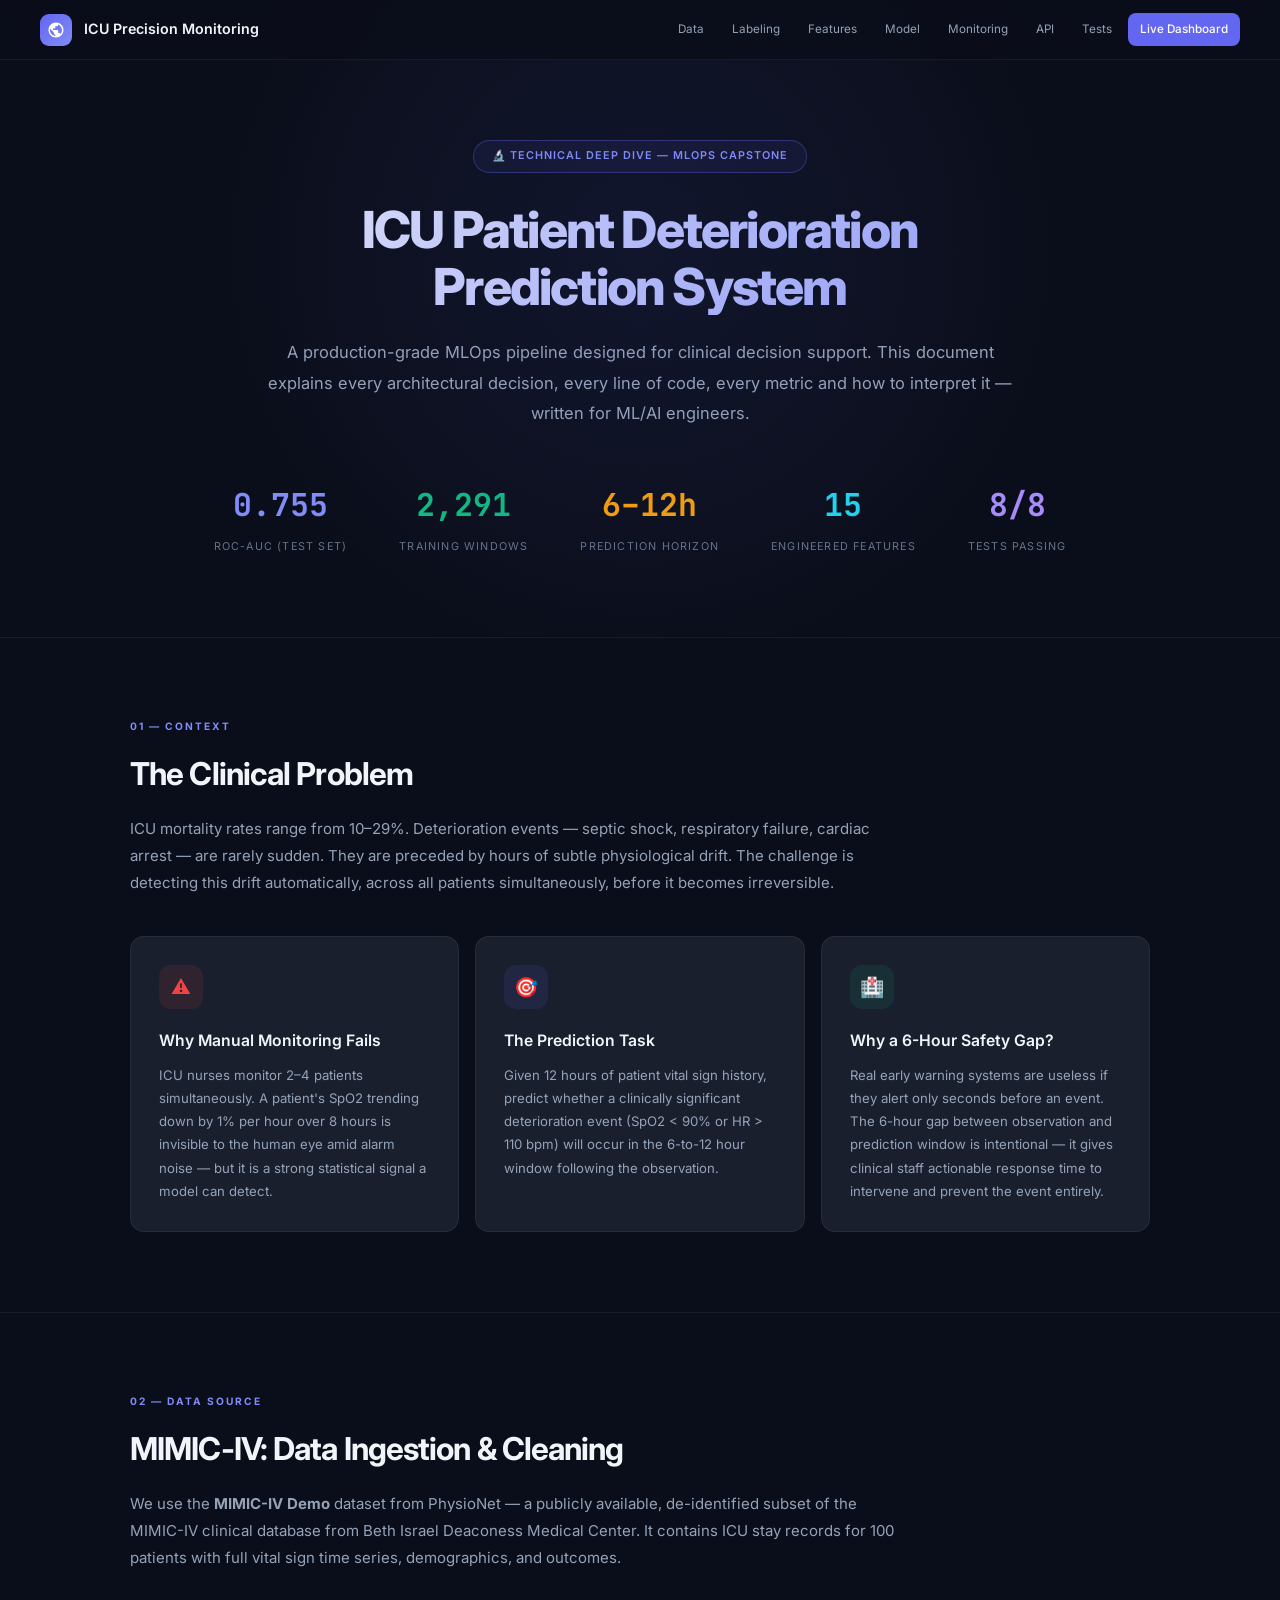
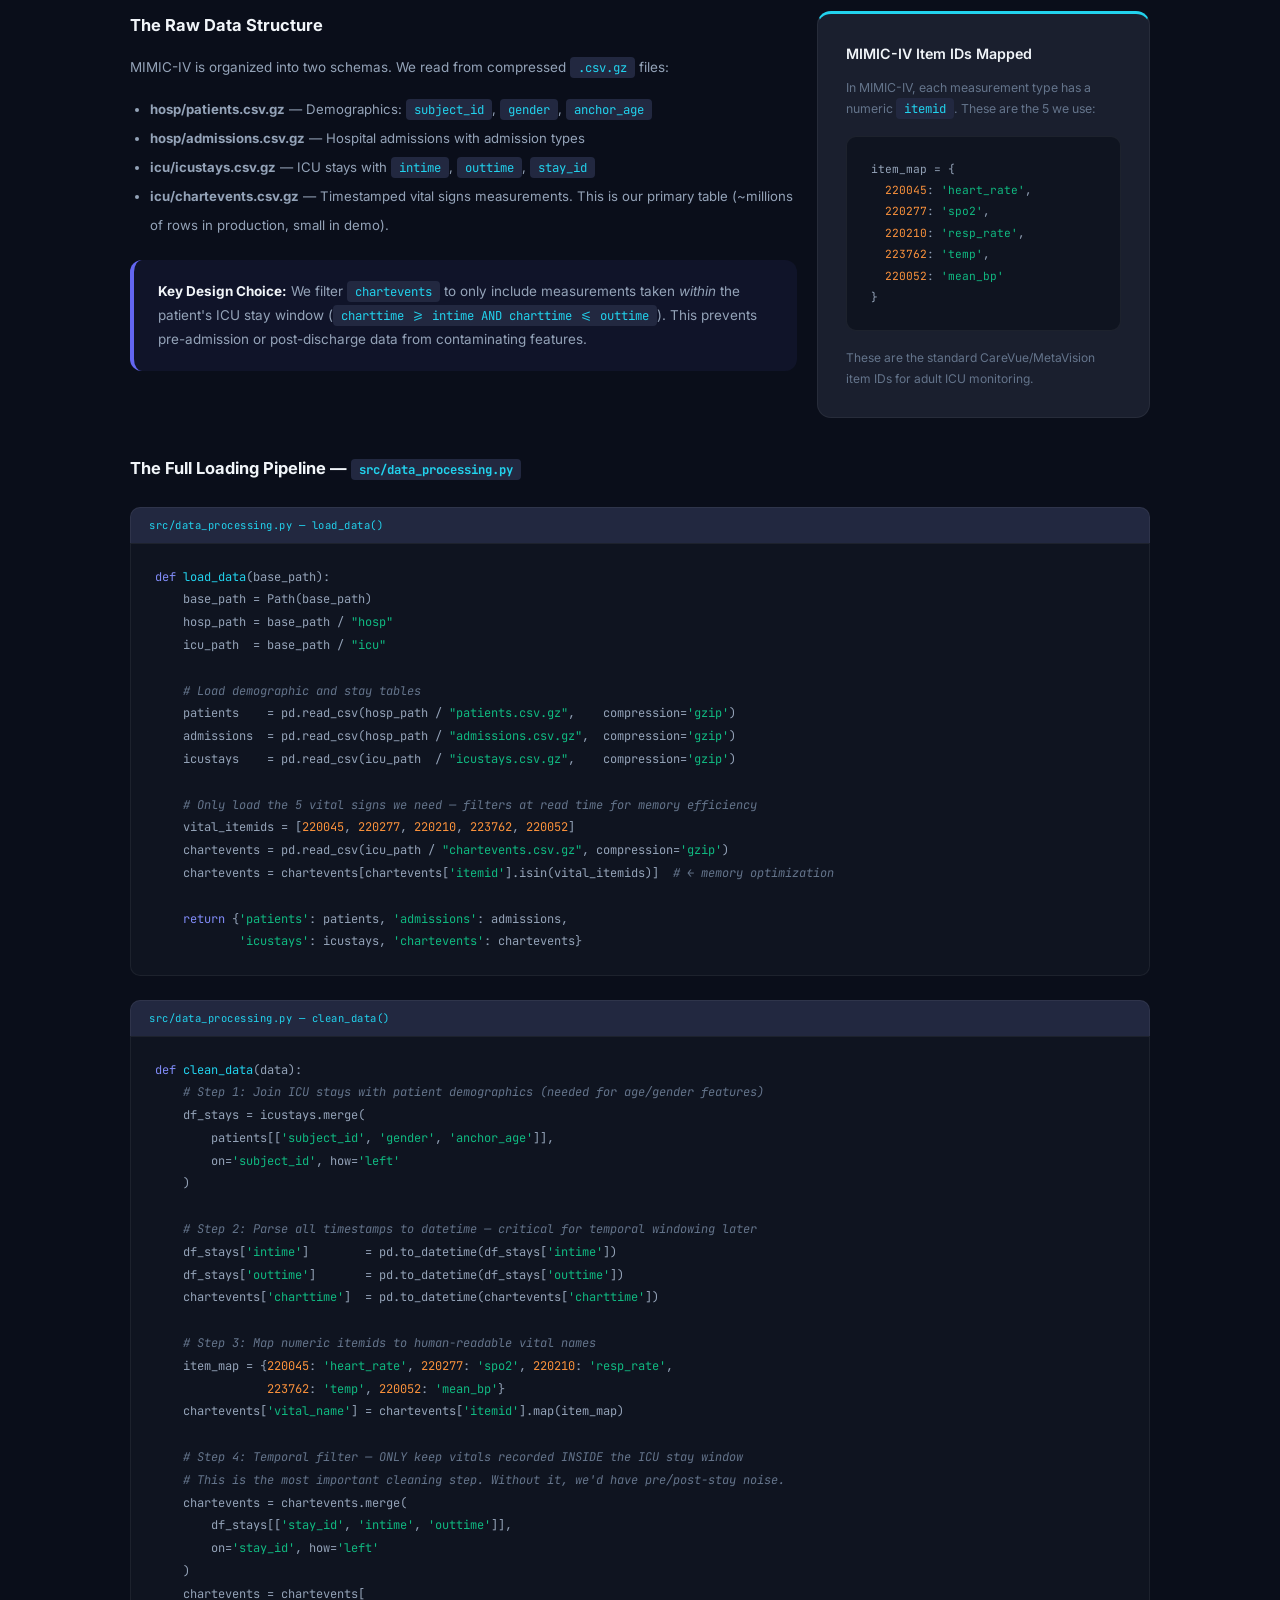
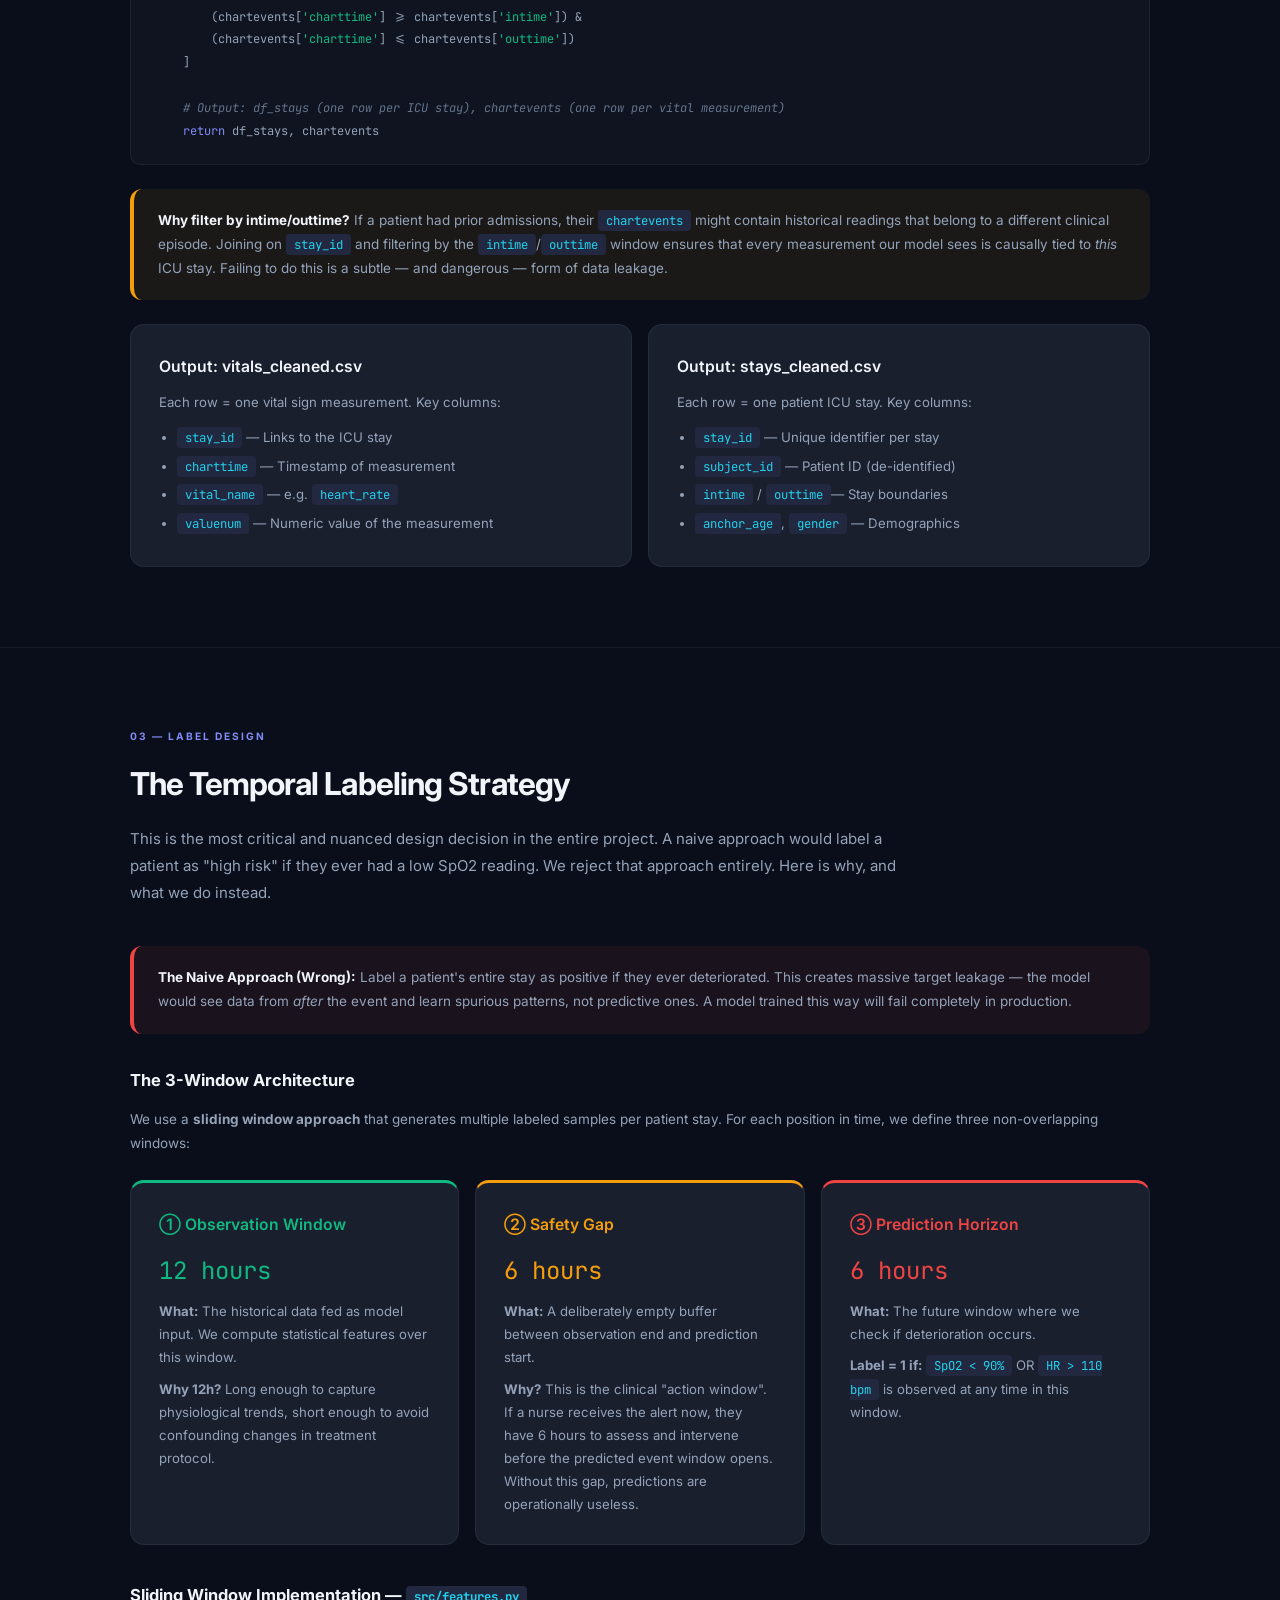
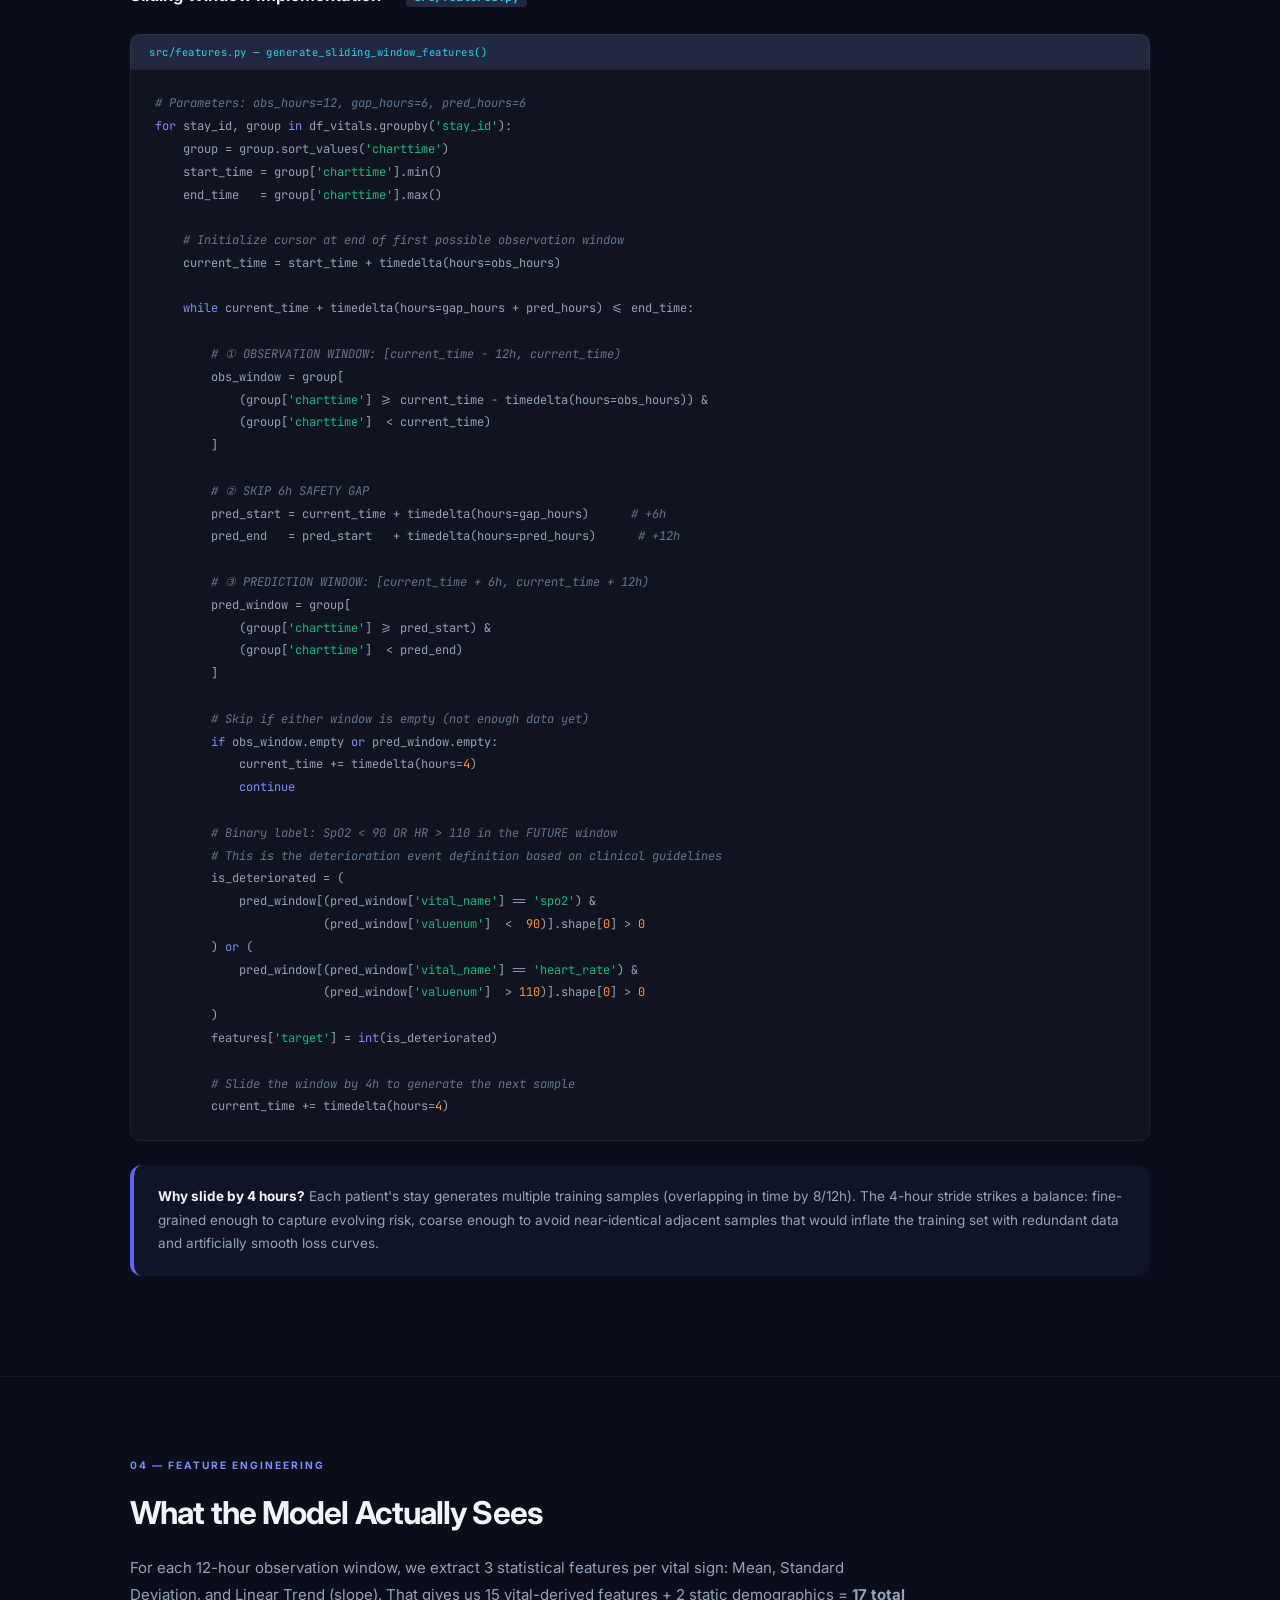
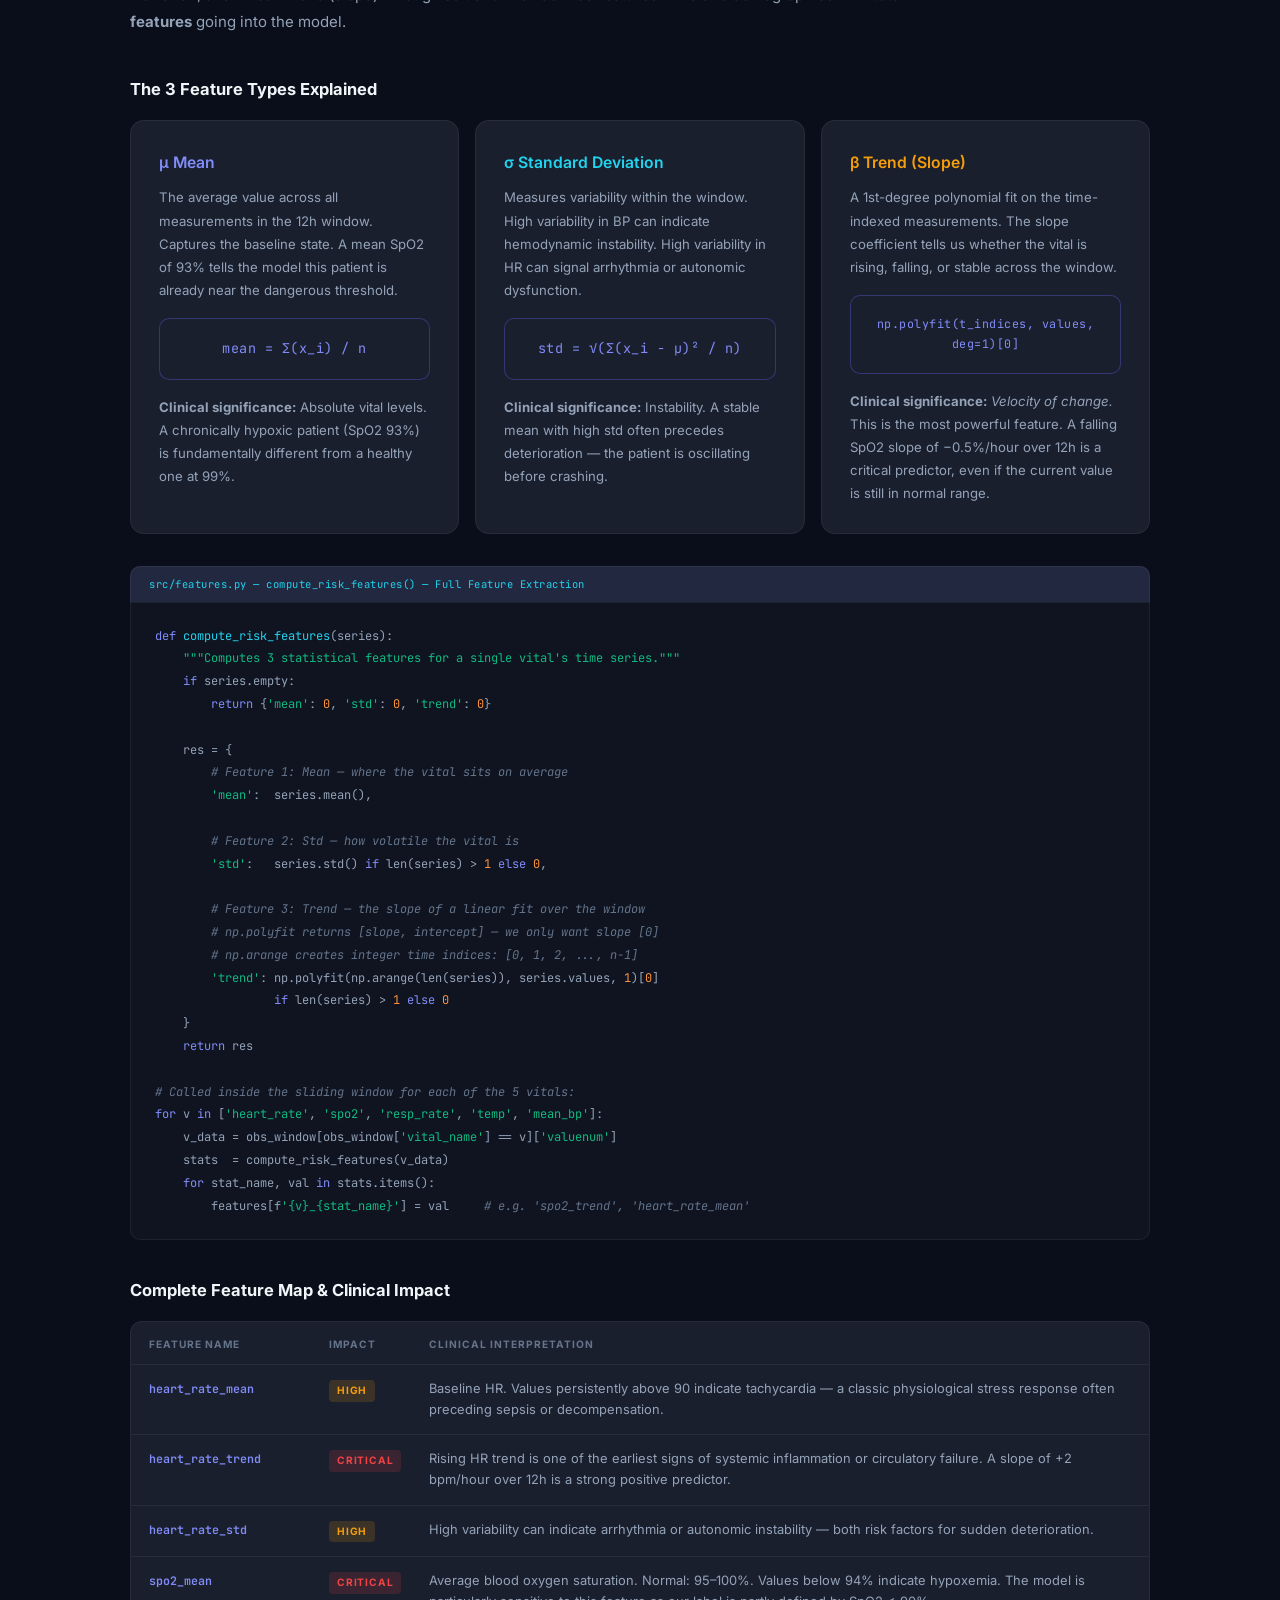
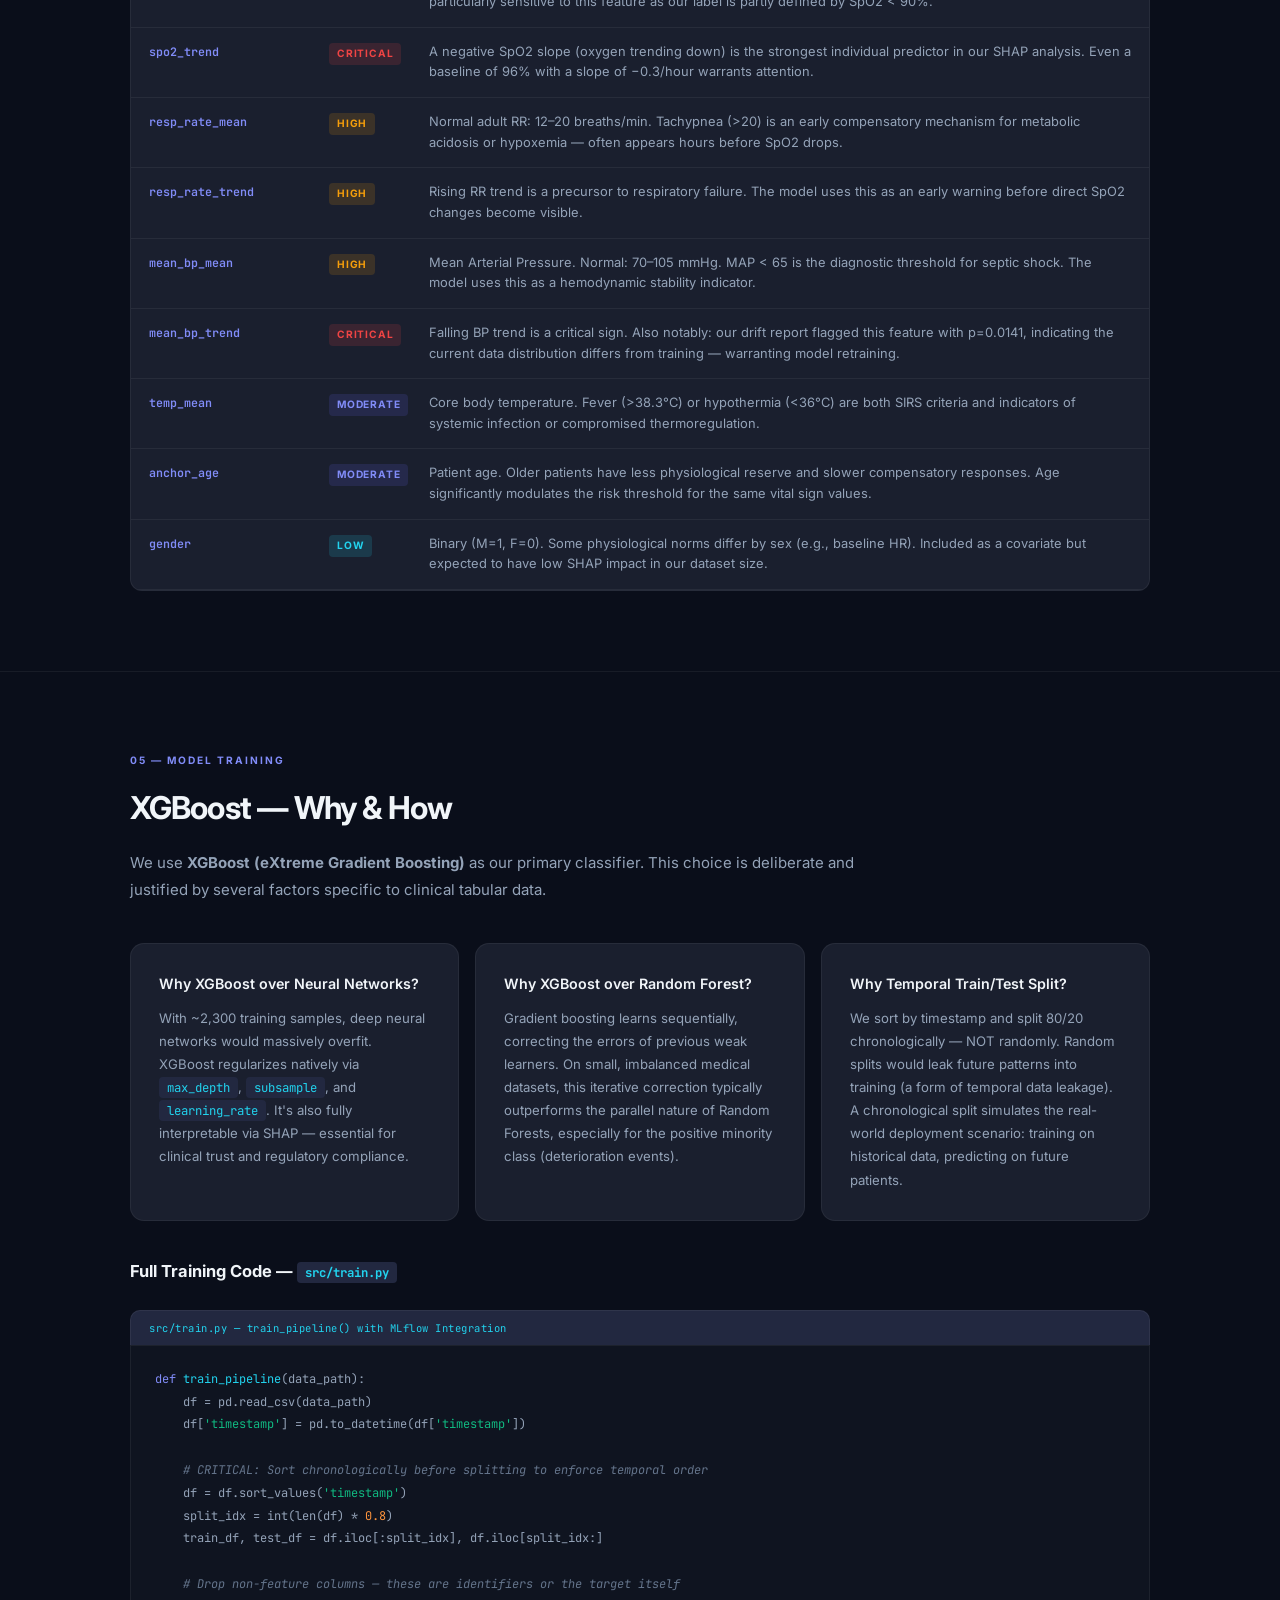
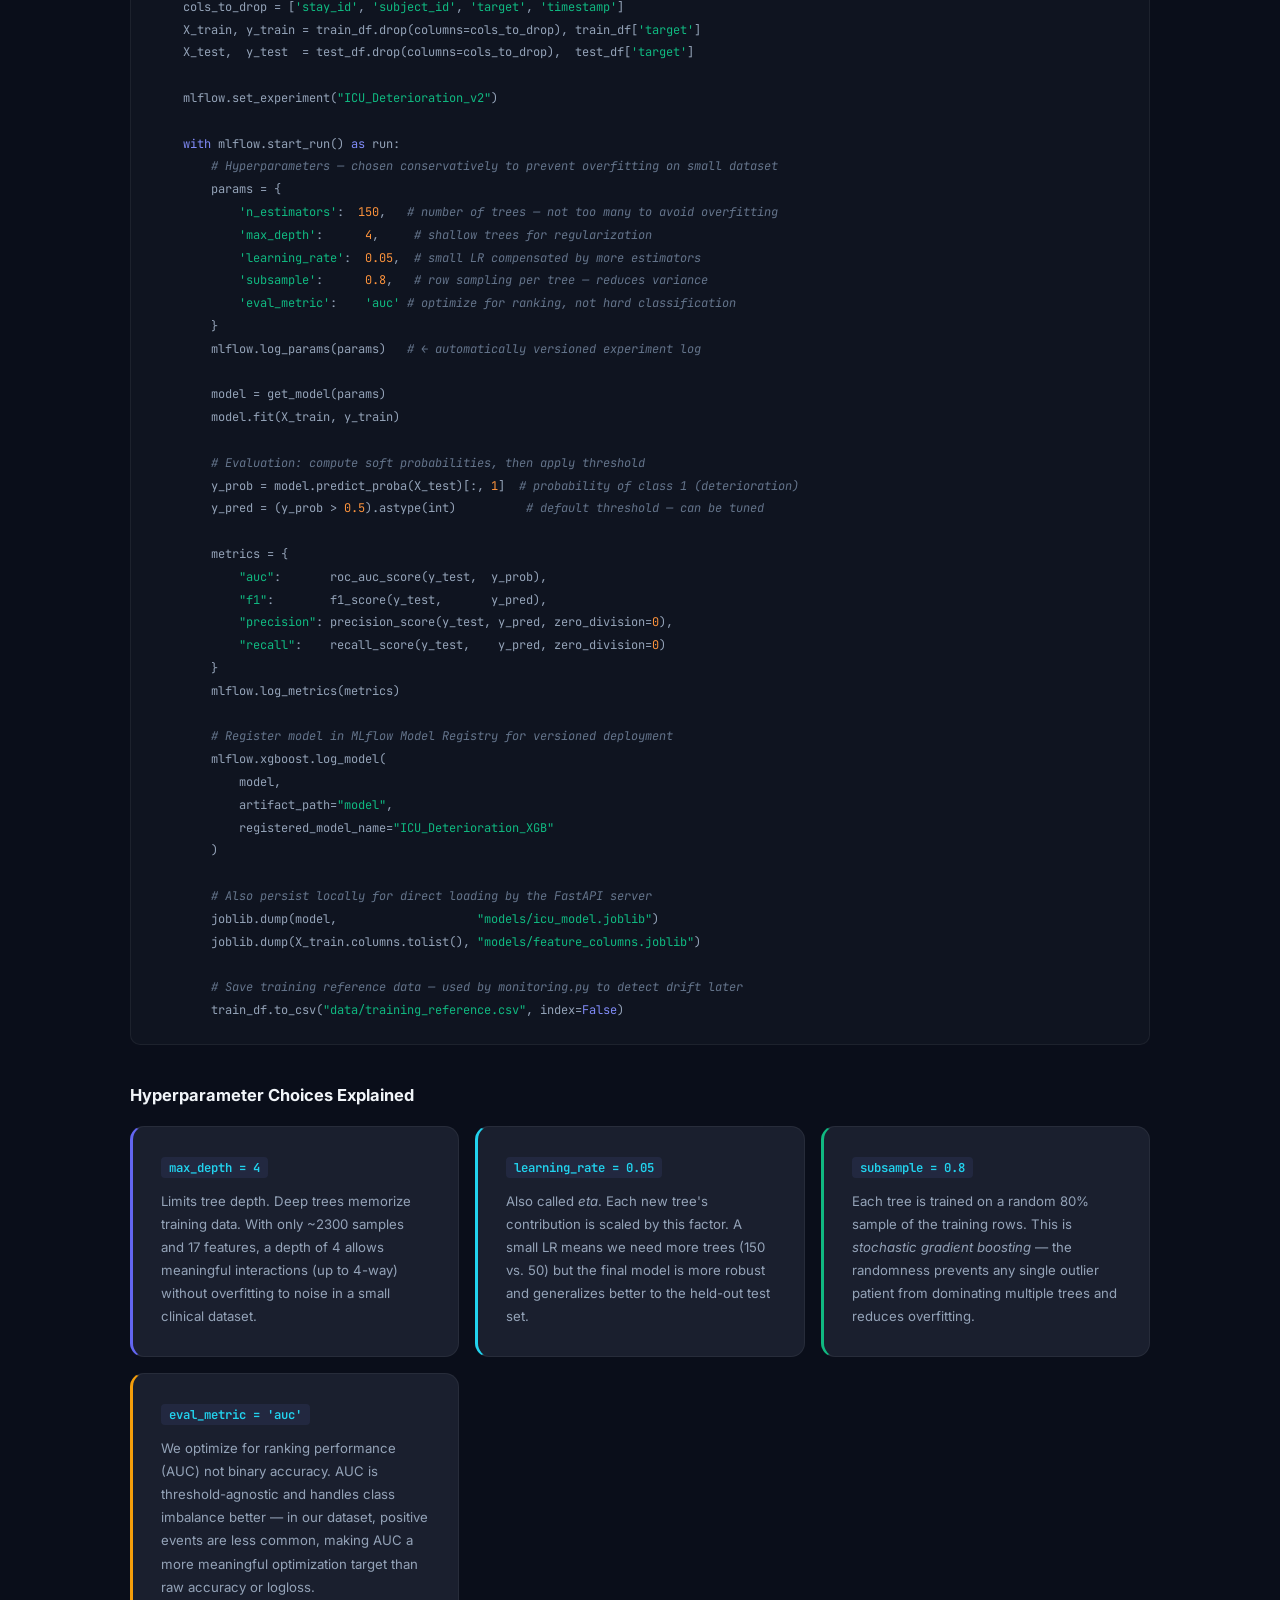
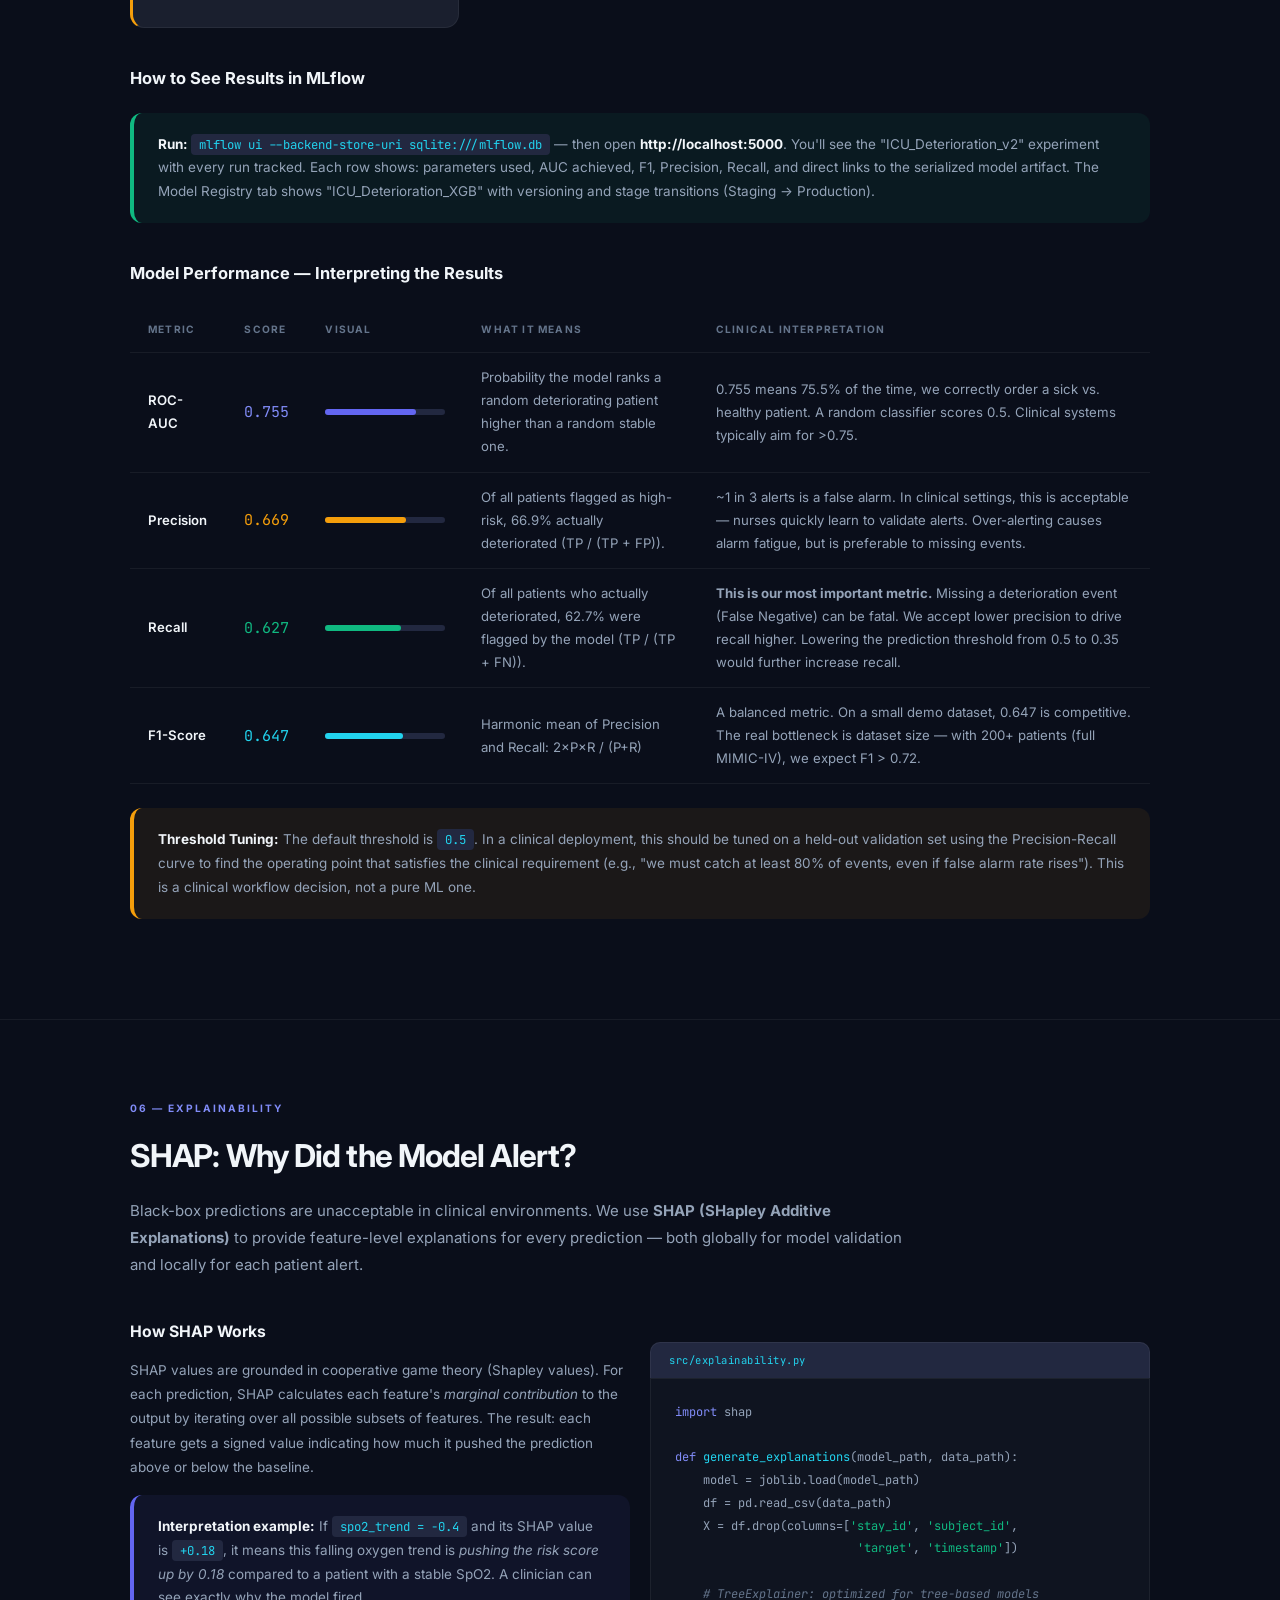
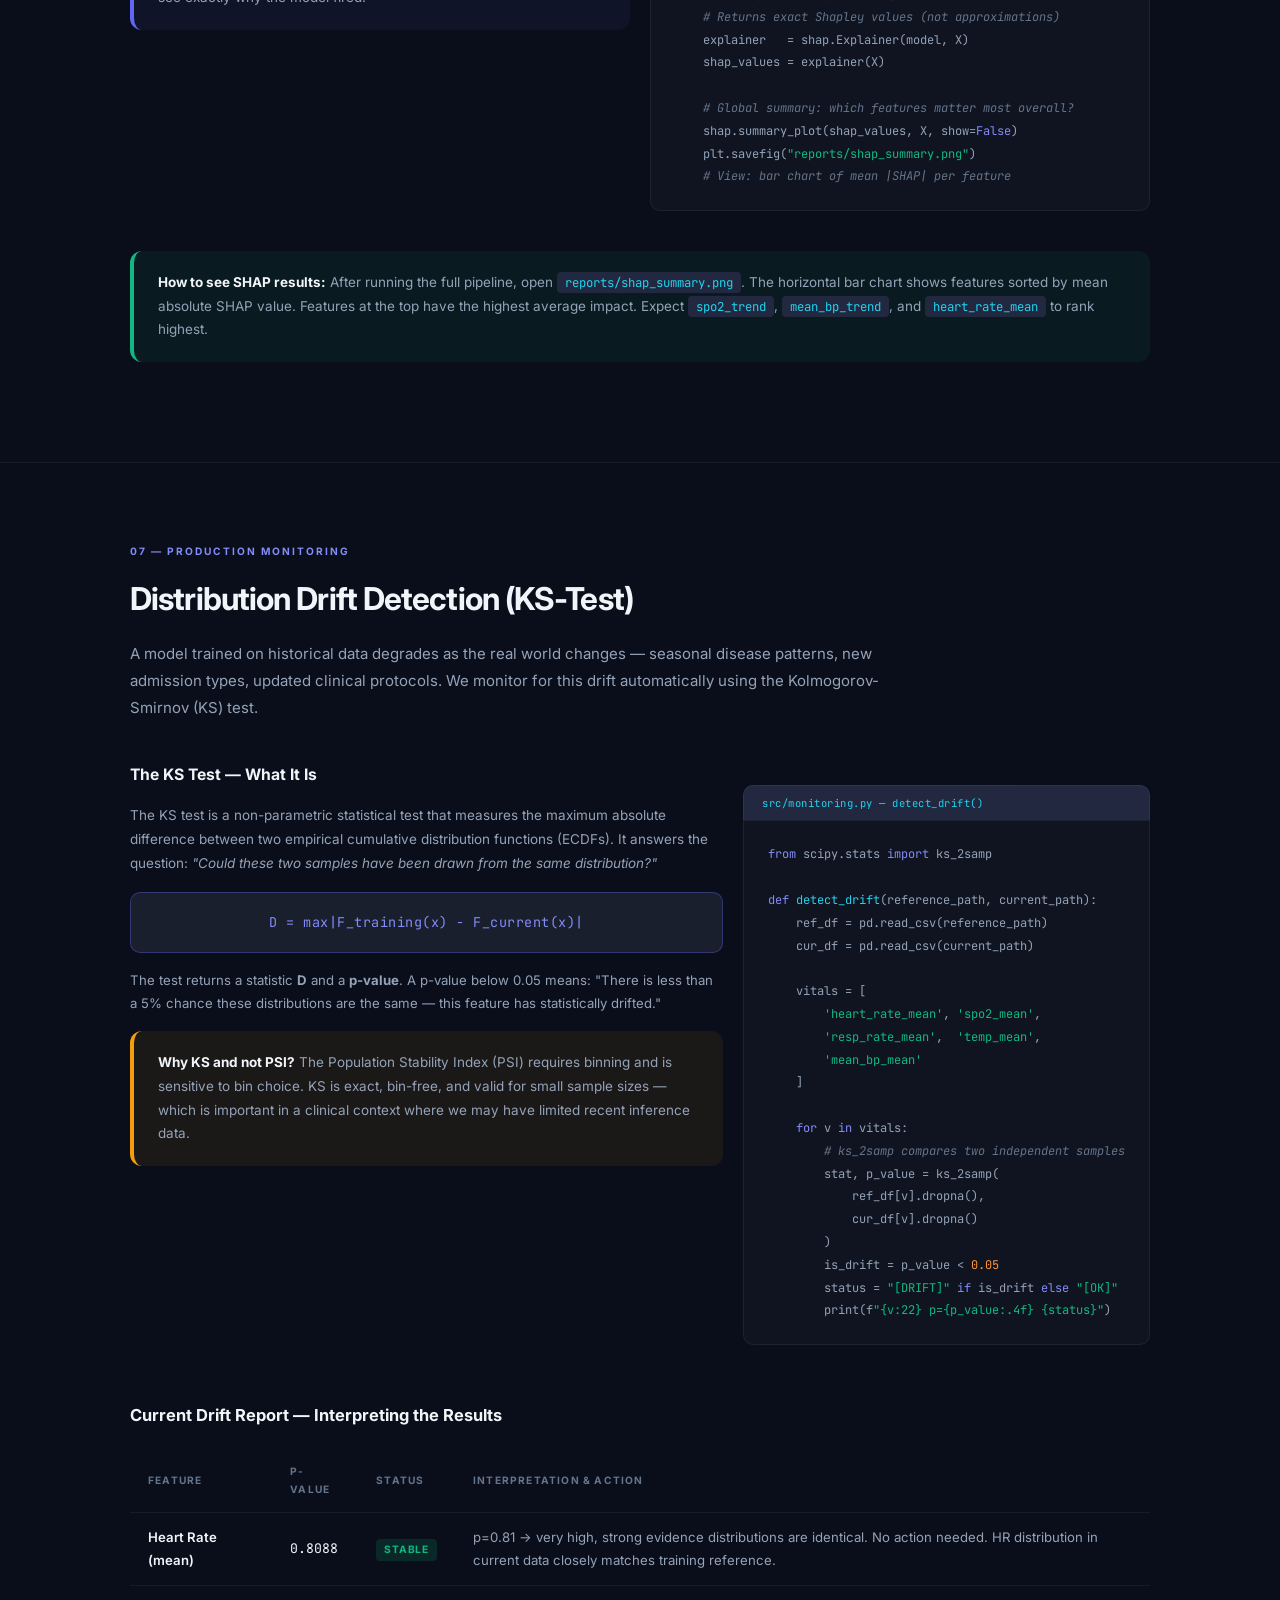
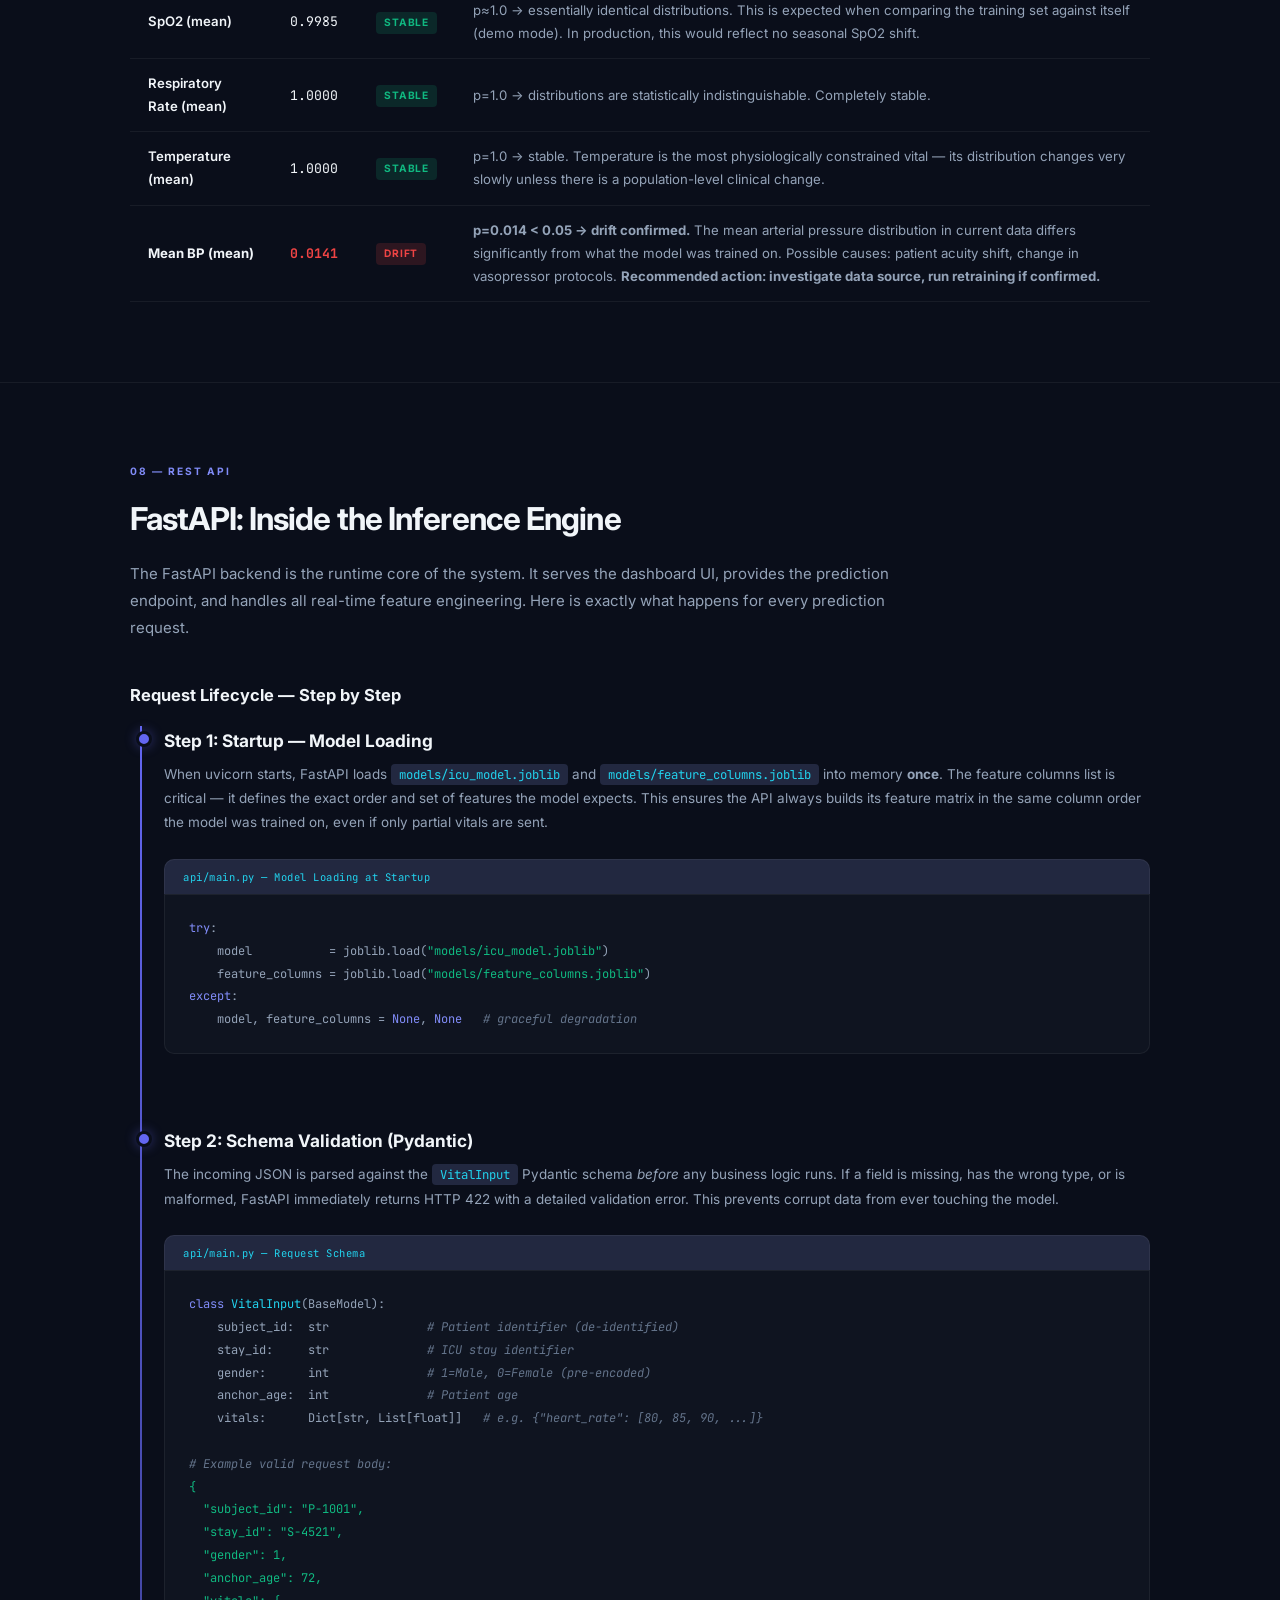
<file: dashboard/about.html>
<!DOCTYPE html>
<html lang="en">
<head>
    <meta charset="UTF-8">
    <meta name="viewport" content="width=device-width, initial-scale=1.0">
    <meta name="description" content="ICU Patient Deterioration Prediction — Full Technical Documentation for ML Engineers">
    <title>Technical Deep Dive — ICU Precision Monitoring</title>
    <link rel="preconnect" href="https://fonts.googleapis.com">
    <link href="https://fonts.googleapis.com/css2?family=Inter:wght@300;400;500;600;700;800&family=JetBrains+Mono:wght@400;500&display=swap" rel="stylesheet">
    <style>
        *, *::before, *::after { margin: 0; padding: 0; box-sizing: border-box; }

        :root {
            --bg: #0a0e1a;
            --bg-2: #0f1420;
            --bg-3: #1a1f2e;
            --bg-4: #222840;
            --bg-5: #2a3050;
            --border: rgba(255,255,255,0.06);
            --border-accent: rgba(99,102,241,0.35);
            --text: #f1f5f9;
            --text-2: #94a3b8;
            --text-3: #64748b;
            --accent: #6366f1;
            --accent-2: #818cf8;
            --green: #10b981;
            --amber: #f59e0b;
            --red: #ef4444;
            --cyan: #22d3ee;
            --purple: #a78bfa;
            --orange: #fb923c;
        }

        html { font-size: 15px; scroll-behavior: smooth; }

        body {
            font-family: 'Inter', system-ui, sans-serif;
            background: var(--bg);
            color: var(--text);
            line-height: 1.75;
        }

        /* ── NAV ── */
        .nav {
            position: fixed; top: 0; left: 0; right: 0; height: 60px;
            background: rgba(10,14,26,0.9);
            backdrop-filter: blur(20px);
            border-bottom: 1px solid var(--border);
            display: flex; align-items: center; justify-content: space-between;
            padding: 0 40px; z-index: 1000;
        }
        .nav-brand { display: flex; align-items: center; gap: 12px; text-decoration: none; color: var(--text); }
        .nav-logo { width: 32px; height: 32px; background: linear-gradient(135deg, var(--accent), var(--accent-2)); border-radius: 9px; display: flex; align-items: center; justify-content: center; }
        .nav-logo svg { width: 18px; height: 18px; fill: white; }
        .nav-title { font-weight: 600; font-size: 0.95rem; }
        .nav-links { display: flex; gap: 4px; flex-wrap: wrap; }
        .nav-links a { color: var(--text-2); text-decoration: none; font-size: 0.78rem; padding: 6px 12px; border-radius: 8px; transition: 0.2s; }
        .nav-links a:hover { background: rgba(255,255,255,0.05); color: var(--text); }
        .nav-links a.cta { background: var(--accent); color: white; font-weight: 500; }
        .nav-links a.cta:hover { background: var(--accent-2); }

        /* ── HERO ── */
        .hero {
            padding: 140px 40px 80px; text-align: center;
            position: relative; overflow: hidden;
        }
        .hero::before {
            content: ''; position: absolute; top: -200px; left: 50%;
            transform: translateX(-50%); width: 900px; height: 900px;
            background: radial-gradient(circle, rgba(99,102,241,0.09) 0%, transparent 70%);
            pointer-events: none;
        }
        .hero-badge {
            display: inline-flex; align-items: center; gap: 8px;
            padding: 6px 18px; border-radius: 20px;
            border: 1px solid var(--border-accent);
            background: rgba(99,102,241,0.08);
            font-size: 0.72rem; font-weight: 600; color: var(--accent-2);
            letter-spacing: 1px; text-transform: uppercase; margin-bottom: 28px;
        }
        .hero h1 {
            font-size: 3.4rem; font-weight: 800; letter-spacing: -1.8px;
            line-height: 1.12; margin-bottom: 22px;
            background: linear-gradient(135deg, var(--text) 0%, var(--accent-2) 100%);
            -webkit-background-clip: text; -webkit-text-fill-color: transparent;
        }
        .hero-sub {
            font-size: 1.1rem; color: var(--text-2);
            max-width: 750px; margin: 0 auto 48px; line-height: 1.85;
        }
        .hero-metrics { display: flex; justify-content: center; gap: 52px; flex-wrap: wrap; }
        .hero-metric { text-align: center; }
        .hero-metric-value { font-family: 'JetBrains Mono', monospace; font-size: 2.1rem; font-weight: 700; }
        .hero-metric-label { font-size: 0.72rem; color: var(--text-3); text-transform: uppercase; letter-spacing: 1.2px; margin-top: 6px; }

        /* ── LAYOUT ── */
        .section { max-width: 1100px; margin: 0 auto; padding: 80px 40px; }
        .section-label { font-size: 0.68rem; font-weight: 700; text-transform: uppercase; letter-spacing: 2px; color: var(--accent-2); margin-bottom: 10px; }
        .section h2 { font-size: 2.1rem; font-weight: 700; letter-spacing: -0.9px; margin-bottom: 14px; }
        .section-desc { color: var(--text-2); max-width: 780px; margin-bottom: 40px; font-size: 1rem; line-height: 1.8; }
        .divider { border: none; border-top: 1px solid var(--border); margin: 0; }

        /* ── CARDS ── */
        .cards-grid { display: grid; grid-template-columns: repeat(auto-fit, minmax(300px, 1fr)); gap: 16px; }
        .card {
            background: var(--bg-3); border: 1px solid var(--border);
            border-radius: 14px; padding: 28px; transition: 0.25s;
        }
        .card:hover { border-color: var(--border-accent); transform: translateY(-3px); box-shadow: 0 10px 30px rgba(0,0,0,0.35); }
        .card h3 { font-size: 1.05rem; font-weight: 600; margin-bottom: 10px; }
        .card h4 { font-size: 0.95rem; font-weight: 600; margin-bottom: 10px; }
        .card p { font-size: 0.88rem; color: var(--text-2); line-height: 1.75; }
        .card ul { font-size: 0.88rem; color: var(--text-2); padding-left: 18px; line-height: 2; }
        .card li { margin-bottom: 2px; }
        .card-icon { width: 44px; height: 44px; border-radius: 12px; display: flex; align-items: center; justify-content: center; margin-bottom: 18px; font-size: 1.3rem; }

        /* ── DEEP DIVE SECTION (2-col layout) ── */
        .deep-grid { display: grid; grid-template-columns: 1fr 1fr; gap: 20px; align-items: start; }
        .deep-grid.wide { grid-template-columns: 2fr 1fr; }
        @media(max-width: 768px) { .deep-grid, .deep-grid.wide { grid-template-columns: 1fr; } }

        /* ── CODE BLOCKS ── */
        .code-wrap { margin: 24px 0; }
        .code-header {
            background: var(--bg-4); border: 1px solid var(--border);
            border-bottom: none; border-radius: 10px 10px 0 0;
            padding: 8px 18px; font-family: 'JetBrains Mono', monospace;
            font-size: 0.7rem; color: var(--cyan); letter-spacing: 0.5px;
        }
        .code-block {
            background: var(--bg-2); border: 1px solid var(--border);
            border-radius: 0 0 10px 10px; padding: 22px 24px;
            font-family: 'JetBrains Mono', monospace; font-size: 0.8rem;
            line-height: 1.9; color: var(--text-2); overflow-x: auto;
            white-space: pre;
        }
        .code-block.standalone { border-radius: 10px; margin: 16px 0; }
        .kw { color: var(--accent-2); }
        .fn { color: var(--cyan); }
        .st { color: var(--green); }
        .cm { color: var(--text-3); font-style: italic; }
        .nm { color: var(--orange); }
        .dec { color: var(--amber); }
        .op { color: var(--text-3); }

        /* ── CALLOUT BOXES ── */
        .callout {
            border-radius: 12px; padding: 20px 24px; margin: 20px 0;
            border-left: 4px solid; font-size: 0.9rem; line-height: 1.75;
        }
        .callout.info { background: rgba(99,102,241,0.07); border-color: var(--accent); color: var(--text-2); }
        .callout.warning { background: rgba(245,158,11,0.07); border-color: var(--amber); color: var(--text-2); }
        .callout.success { background: rgba(16,185,129,0.07); border-color: var(--green); color: var(--text-2); }
        .callout.danger { background: rgba(239,68,68,0.07); border-color: var(--red); color: var(--text-2); }
        .callout strong { color: var(--text); }

        /* ── METRICS TABLE ── */
        .metric-table { width: 100%; border-collapse: collapse; margin-top: 20px; }
        .metric-table th, .metric-table td { padding: 13px 18px; text-align: left; border-bottom: 1px solid var(--border); font-size: 0.88rem; }
        .metric-table th { font-size: 0.68rem; text-transform: uppercase; letter-spacing: 1.2px; color: var(--text-3); font-weight: 700; }
        .metric-table td:first-child { font-weight: 600; }
        .metric-table tr:hover td { background: rgba(255,255,255,0.02); }
        .bar-wrap { height: 6px; border-radius: 3px; background: var(--bg-4); position: relative; min-width: 120px; }
        .bar-fill { height: 100%; border-radius: 3px; position: absolute; top: 0; left: 0; transition: width 1s; }

        /* ── BADGE ── */
        .badge {
            display: inline-block; font-size: 0.68rem; font-weight: 700;
            padding: 2px 8px; border-radius: 4px; text-transform: uppercase;
            letter-spacing: 0.8px;
        }
        .badge.green { background: rgba(16,185,129,0.15); color: var(--green); }
        .badge.red { background: rgba(239,68,68,0.15); color: var(--red); }
        .badge.amber { background: rgba(245,158,11,0.15); color: var(--amber); }
        .badge.blue { background: rgba(99,102,241,0.15); color: var(--accent-2); }
        .badge.cyan { background: rgba(34,211,238,0.15); color: var(--cyan); }

        /* ── ARCH FLOW ── */
        .arch-flow { display: flex; flex-wrap: wrap; gap: 0; justify-content: center; align-items: center; padding: 40px 0; }
        .arch-node { background: var(--bg-3); border: 1px solid var(--border); border-radius: 12px; padding: 16px 22px; text-align: center; min-width: 140px; transition: 0.2s; }
        .arch-node:hover { border-color: var(--accent); box-shadow: 0 0 24px rgba(99,102,241,0.12); }
        .arch-node-label { font-size: 0.65rem; color: var(--text-3); text-transform: uppercase; letter-spacing: 1px; }
        .arch-node-title { font-weight: 600; font-size: 0.92rem; margin-top: 4px; }
        .arch-arrow { color: var(--text-3); font-size: 1.4rem; padding: 0 6px; }

        /* ── TECH STACK ── */
        .tech-grid { display: grid; grid-template-columns: repeat(auto-fit, minmax(210px, 1fr)); gap: 12px; }
        .tech-item { background: var(--bg-3); border: 1px solid var(--border); border-radius: 10px; padding: 16px 18px; display: flex; align-items: center; gap: 14px; transition: 0.2s; }
        .tech-item:hover { border-color: rgba(255,255,255,0.1); }
        .tech-dot { width: 10px; height: 10px; border-radius: 50%; flex-shrink: 0; }
        .tech-item span { font-size: 0.88rem; font-weight: 500; }
        .tech-item small { display: block; font-size: 0.7rem; color: var(--text-3); margin-top: 2px; }

        /* ── TIMELINE ── */
        .timeline { position: relative; padding-left: 34px; }
        .timeline::before { content: ''; position: absolute; left: 10px; top: 0; bottom: 0; width: 2px; background: linear-gradient(to bottom, var(--accent), transparent); }
        .timeline-item { position: relative; padding-bottom: 48px; }
        .timeline-dot { position: absolute; left: -28px; top: 5px; width: 16px; height: 16px; border-radius: 50%; background: var(--accent); border: 3px solid var(--bg); box-shadow: 0 0 12px rgba(99,102,241,0.4); }
        .timeline-item h3 { font-size: 1.15rem; font-weight: 700; margin-bottom: 6px; }
        .timeline-item h4 { font-size: 0.95rem; font-weight: 600; margin-bottom: 6px; color: var(--text-2); }
        .timeline-item p { font-size: 0.9rem; color: var(--text-2); line-height: 1.8; }

        /* ── FORMULA ── */
        .formula {
            background: var(--bg-3); border: 1px solid var(--border-accent);
            border-radius: 10px; padding: 18px 24px; margin: 16px 0;
            font-family: 'JetBrains Mono', monospace; font-size: 0.9rem;
            color: var(--accent-2); text-align: center; letter-spacing: 0.5px;
        }

        /* ── FOOTER ── */
        .footer { text-align: center; padding: 60px 40px; border-top: 1px solid var(--border); color: var(--text-3); font-size: 0.8rem; }

        /* ── INLINE CODE ── */
        code { background: var(--bg-4); padding: 2px 8px; border-radius: 4px; font-family: 'JetBrains Mono'; font-size: 0.82rem; color: var(--cyan); }

        /* ── FEATURE TABLE ── */
        .feat-row { display: grid; grid-template-columns: 180px 100px 1fr; gap: 0; border-bottom: 1px solid var(--border); padding: 14px 18px; font-size: 0.86rem; align-items: start; }
        .feat-row:hover { background: rgba(255,255,255,0.02); }
        .feat-row:first-child { font-size: 0.68rem; text-transform: uppercase; letter-spacing: 1px; color: var(--text-3); font-weight: 700; background: transparent !important; padding-bottom: 10px; }
        .feat-name { font-weight: 600; font-family: 'JetBrains Mono'; font-size: 0.78rem; color: var(--accent-2); }
        .feat-impact { }
        .feat-desc { color: var(--text-2); line-height: 1.6; }

        @media (max-width: 768px) {
            .hero h1 { font-size: 2.2rem; }
            .hero-metrics { gap: 28px; }
            .arch-flow { flex-direction: column; }
            .arch-arrow { transform: rotate(90deg); }
            .nav { padding: 0 16px; }
            .section { padding: 48px 16px; }
            .feat-row { grid-template-columns: 1fr; gap: 4px; }
        }
    </style>
</head>
<body>

<!-- ── NAVIGATION ── -->
<nav class="nav">
    <a href="/" class="nav-brand">
        <div class="nav-logo">
            <svg viewBox="0 0 24 24"><path d="M12 2C6.48 2 2 6.48 2 12s4.48 10 10 10 10-4.48 10-10S17.52 2 12 2zm-1 17.93c-3.94-.49-7-3.85-7-7.93 0-.62.08-1.22.21-1.79L9 15v1c0 1.1.9 2 2 2v1.93zM17.9 17.39c-.26-.81-1-1.39-1.9-1.39h-1v-3c0-.55-.45-1-1-1H8v-2h2c.55 0 1-.45 1-1V7h2c1.1 0 2-.9 2-2v-.41c2.93 1.19 5 4.06 5 7.41 0 2.08-.8 3.97-2.1 5.39z"/></svg>
        </div>
        <span class="nav-title">ICU Precision Monitoring</span>
    </a>
    <div class="nav-links">
        <a href="#data">Data</a>
        <a href="#labeling">Labeling</a>
        <a href="#features">Features</a>
        <a href="#model">Model</a>
        <a href="#monitoring">Monitoring</a>
        <a href="#api">API</a>
        <a href="#tests">Tests</a>
        <a href="/" class="cta">Live Dashboard</a>
    </div>
</nav>

<!-- ── HERO ── -->
<section class="hero">
    <div class="hero-badge">🔬 Technical Deep Dive — MLOps Capstone</div>
    <h1>ICU Patient Deterioration<br>Prediction System</h1>
    <p class="hero-sub">
        A production-grade MLOps pipeline designed for clinical decision support.
        This document explains every architectural decision, every line of code,
        every metric and how to interpret it — written for ML/AI engineers.
    </p>
    <div class="hero-metrics">
        <div class="hero-metric">
            <div class="hero-metric-value" style="color:var(--accent-2)">0.755</div>
            <div class="hero-metric-label">ROC-AUC (Test Set)</div>
        </div>
        <div class="hero-metric">
            <div class="hero-metric-value" style="color:var(--green)">2,291</div>
            <div class="hero-metric-label">Training Windows</div>
        </div>
        <div class="hero-metric">
            <div class="hero-metric-value" style="color:var(--amber)">6–12h</div>
            <div class="hero-metric-label">Prediction Horizon</div>
        </div>
        <div class="hero-metric">
            <div class="hero-metric-value" style="color:var(--cyan)">15</div>
            <div class="hero-metric-label">Engineered Features</div>
        </div>
        <div class="hero-metric">
            <div class="hero-metric-value" style="color:var(--purple)">8/8</div>
            <div class="hero-metric-label">Tests Passing</div>
        </div>
    </div>
</section>

<hr class="divider">

<!-- ══════════════════════════════════════════════ -->
<!-- SECTION 1: CLINICAL PROBLEM                    -->
<!-- ══════════════════════════════════════════════ -->
<section class="section" id="problem">
    <div class="section-label">01 — Context</div>
    <h2>The Clinical Problem</h2>
    <p class="section-desc">
        ICU mortality rates range from 10–29%. Deterioration events — septic shock, respiratory failure, cardiac arrest — are rarely sudden.
        They are preceded by hours of subtle physiological drift. The challenge is detecting this drift automatically,
        across all patients simultaneously, before it becomes irreversible.
    </p>
    <div class="cards-grid">
        <div class="card">
            <div class="card-icon" style="background:rgba(239,68,68,0.1);color:var(--red);">⚠️</div>
            <h3>Why Manual Monitoring Fails</h3>
            <p>ICU nurses monitor 2–4 patients simultaneously. A patient's SpO2 trending down by 1% per hour over 8 hours is invisible to the human eye amid alarm noise — but it is a strong statistical signal a model can detect.</p>
        </div>
        <div class="card">
            <div class="card-icon" style="background:rgba(99,102,241,0.1);color:var(--accent);">🎯</div>
            <h3>The Prediction Task</h3>
            <p>Given 12 hours of patient vital sign history, predict whether a clinically significant deterioration event (SpO2 &lt; 90% or HR &gt; 110 bpm) will occur in the 6-to-12 hour window following the observation.</p>
        </div>
        <div class="card">
            <div class="card-icon" style="background:rgba(16,185,129,0.1);color:var(--green);">🏥</div>
            <h3>Why a 6-Hour Safety Gap?</h3>
            <p>Real early warning systems are useless if they alert only seconds before an event. The 6-hour gap between observation and prediction window is intentional — it gives clinical staff actionable response time to intervene and prevent the event entirely.</p>
        </div>
    </div>
</section>

<hr class="divider">

<!-- ══════════════════════════════════════════════ -->
<!-- SECTION 2: DATA                                -->
<!-- ══════════════════════════════════════════════ -->
<section class="section" id="data">
    <div class="section-label">02 — Data Source</div>
    <h2>MIMIC-IV: Data Ingestion & Cleaning</h2>
    <p class="section-desc">
        We use the <strong>MIMIC-IV Demo</strong> dataset from PhysioNet — a publicly available, de-identified subset of the MIMIC-IV
        clinical database from Beth Israel Deaconess Medical Center. It contains ICU stay records for 100 patients with full
        vital sign time series, demographics, and outcomes.
    </p>

    <div class="deep-grid wide">
        <div>
            <h3 style="margin-bottom:16px;font-size:1.1rem;">The Raw Data Structure</h3>
            <p style="color:var(--text-2);font-size:0.9rem;margin-bottom:16px;">
                MIMIC-IV is organized into two schemas. We read from compressed <code>.csv.gz</code> files:
            </p>
            <ul style="color:var(--text-2);font-size:0.88rem;padding-left:20px;line-height:2.2;">
                <li><strong>hosp/patients.csv.gz</strong> — Demographics: <code>subject_id</code>, <code>gender</code>, <code>anchor_age</code></li>
                <li><strong>hosp/admissions.csv.gz</strong> — Hospital admissions with admission types</li>
                <li><strong>icu/icustays.csv.gz</strong> — ICU stays with <code>intime</code>, <code>outtime</code>, <code>stay_id</code></li>
                <li><strong>icu/chartevents.csv.gz</strong> — Timestamped vital signs measurements. This is our primary table (~millions of rows in production, small in demo).</li>
            </ul>

            <div class="callout info" style="margin-top:20px;">
                <strong>Key Design Choice:</strong> We filter <code>chartevents</code> to only include measurements taken <em>within</em>
                the patient's ICU stay window (<code>charttime >= intime AND charttime &lt;= outtime</code>).
                This prevents pre-admission or post-discharge data from contaminating features.
            </div>
        </div>
        <div>
            <div class="card" style="border-top:3px solid var(--cyan);">
                <h4>MIMIC-IV Item IDs Mapped</h4>
                <p style="font-size:0.82rem;color:var(--text-3);margin-bottom:12px;">In MIMIC-IV, each measurement type has a numeric <code>itemid</code>. These are the 5 we use:</p>
                <div class="code-block standalone" style="font-size:0.75rem;">item_map = {
  <span class="nm">220045</span>: <span class="st">'heart_rate'</span>,
  <span class="nm">220277</span>: <span class="st">'spo2'</span>,
  <span class="nm">220210</span>: <span class="st">'resp_rate'</span>,
  <span class="nm">223762</span>: <span class="st">'temp'</span>,
  <span class="nm">220052</span>: <span class="st">'mean_bp'</span>
}</div>
                <p style="font-size:0.8rem;color:var(--text-3);margin-top:8px;">These are the standard CareVue/MetaVision item IDs for adult ICU monitoring.</p>
            </div>
        </div>
    </div>

    <h3 style="margin:36px 0 16px;font-size:1.1rem;">The Full Loading Pipeline — <code>src/data_processing.py</code></h3>
    <div class="code-wrap">
        <div class="code-header">src/data_processing.py — load_data()</div>
        <div class="code-block"><span class="kw">def</span> <span class="fn">load_data</span>(base_path):
    base_path = Path(base_path)
    hosp_path = base_path / <span class="st">"hosp"</span>
    icu_path  = base_path / <span class="st">"icu"</span>

    <span class="cm"># Load demographic and stay tables</span>
    patients    = pd.read_csv(hosp_path / <span class="st">"patients.csv.gz"</span>,    compression=<span class="st">'gzip'</span>)
    admissions  = pd.read_csv(hosp_path / <span class="st">"admissions.csv.gz"</span>,  compression=<span class="st">'gzip'</span>)
    icustays    = pd.read_csv(icu_path  / <span class="st">"icustays.csv.gz"</span>,    compression=<span class="st">'gzip'</span>)

    <span class="cm"># Only load the 5 vital signs we need — filters at read time for memory efficiency</span>
    vital_itemids = [<span class="nm">220045</span>, <span class="nm">220277</span>, <span class="nm">220210</span>, <span class="nm">223762</span>, <span class="nm">220052</span>]
    chartevents = pd.read_csv(icu_path / <span class="st">"chartevents.csv.gz"</span>, compression=<span class="st">'gzip'</span>)
    chartevents = chartevents[chartevents[<span class="st">'itemid'</span>].isin(vital_itemids)]  <span class="cm"># ← memory optimization</span>

    <span class="kw">return</span> {<span class="st">'patients'</span>: patients, <span class="st">'admissions'</span>: admissions,
            <span class="st">'icustays'</span>: icustays, <span class="st">'chartevents'</span>: chartevents}</div>
    </div>

    <div class="code-wrap">
        <div class="code-header">src/data_processing.py — clean_data()</div>
        <div class="code-block"><span class="kw">def</span> <span class="fn">clean_data</span>(data):
    <span class="cm"># Step 1: Join ICU stays with patient demographics (needed for age/gender features)</span>
    df_stays = icustays.merge(
        patients[[<span class="st">'subject_id'</span>, <span class="st">'gender'</span>, <span class="st">'anchor_age'</span>]],
        on=<span class="st">'subject_id'</span>, how=<span class="st">'left'</span>
    )

    <span class="cm"># Step 2: Parse all timestamps to datetime — critical for temporal windowing later</span>
    df_stays[<span class="st">'intime'</span>]        = pd.to_datetime(df_stays[<span class="st">'intime'</span>])
    df_stays[<span class="st">'outtime'</span>]       = pd.to_datetime(df_stays[<span class="st">'outtime'</span>])
    chartevents[<span class="st">'charttime'</span>]  = pd.to_datetime(chartevents[<span class="st">'charttime'</span>])

    <span class="cm"># Step 3: Map numeric itemids to human-readable vital names</span>
    item_map = {<span class="nm">220045</span>: <span class="st">'heart_rate'</span>, <span class="nm">220277</span>: <span class="st">'spo2'</span>, <span class="nm">220210</span>: <span class="st">'resp_rate'</span>,
                <span class="nm">223762</span>: <span class="st">'temp'</span>, <span class="nm">220052</span>: <span class="st">'mean_bp'</span>}
    chartevents[<span class="st">'vital_name'</span>] = chartevents[<span class="st">'itemid'</span>].map(item_map)

    <span class="cm"># Step 4: Temporal filter — ONLY keep vitals recorded INSIDE the ICU stay window</span>
    <span class="cm"># This is the most important cleaning step. Without it, we'd have pre/post-stay noise.</span>
    chartevents = chartevents.merge(
        df_stays[[<span class="st">'stay_id'</span>, <span class="st">'intime'</span>, <span class="st">'outtime'</span>]],
        on=<span class="st">'stay_id'</span>, how=<span class="st">'left'</span>
    )
    chartevents = chartevents[
        (chartevents[<span class="st">'charttime'</span>] &gt;= chartevents[<span class="st">'intime'</span>]) &amp;
        (chartevents[<span class="st">'charttime'</span>] &lt;= chartevents[<span class="st">'outtime'</span>])
    ]

    <span class="cm"># Output: df_stays (one row per ICU stay), chartevents (one row per vital measurement)</span>
    <span class="kw">return</span> df_stays, chartevents</div>
    </div>

    <div class="callout warning">
        <strong>Why filter by intime/outtime?</strong> If a patient had prior admissions, their <code>chartevents</code> might contain
        historical readings that belong to a different clinical episode. Joining on <code>stay_id</code> and filtering by the
        <code>intime</code>/<code>outtime</code> window ensures that every measurement our model sees is causally tied to <em>this</em> ICU stay.
        Failing to do this is a subtle — and dangerous — form of data leakage.
    </div>

    <div class="cards-grid" style="margin-top:24px;">
        <div class="card">
            <h3>Output: vitals_cleaned.csv</h3>
            <p>Each row = one vital sign measurement. Key columns:</p>
            <ul style="margin-top:10px;">
                <li><code>stay_id</code> — Links to the ICU stay</li>
                <li><code>charttime</code> — Timestamp of measurement</li>
                <li><code>vital_name</code> — e.g. <code>heart_rate</code></li>
                <li><code>valuenum</code> — Numeric value of the measurement</li>
            </ul>
        </div>
        <div class="card">
            <h3>Output: stays_cleaned.csv</h3>
            <p>Each row = one patient ICU stay. Key columns:</p>
            <ul style="margin-top:10px;">
                <li><code>stay_id</code> — Unique identifier per stay</li>
                <li><code>subject_id</code> — Patient ID (de-identified)</li>
                <li><code>intime</code> / <code>outtime</code>— Stay boundaries</li>
                <li><code>anchor_age</code>, <code>gender</code> — Demographics</li>
            </ul>
        </div>
    </div>
</section>

<hr class="divider">

<!-- ══════════════════════════════════════════════ -->
<!-- SECTION 3: LABELING STRATEGY                   -->
<!-- ══════════════════════════════════════════════ -->
<section class="section" id="labeling">
    <div class="section-label">03 — Label Design</div>
    <h2>The Temporal Labeling Strategy</h2>
    <p class="section-desc">
        This is the most critical and nuanced design decision in the entire project. A naive approach would label a patient as
        "high risk" if they ever had a low SpO2 reading. We reject that approach entirely. Here is why,
        and what we do instead.
    </p>

    <div class="callout danger">
        <strong>The Naive Approach (Wrong):</strong> Label a patient's entire stay as positive if they ever deteriorated.
        This creates massive target leakage — the model would see data from <em>after</em> the event and learn spurious patterns,
        not predictive ones. A model trained this way will fail completely in production.
    </div>

    <h3 style="margin:32px 0 14px;font-size:1.1rem;">The 3-Window Architecture</h3>
    <p style="color:var(--text-2);font-size:0.9rem;margin-bottom:24px;">
        We use a <strong>sliding window approach</strong> that generates multiple labeled samples per patient stay.
        For each position in time, we define three non-overlapping windows:
    </p>

    <div class="cards-grid" style="grid-template-columns:repeat(3,1fr);">
        <div class="card" style="border-top:3px solid var(--green);">
            <h3 style="color:var(--green);">① Observation Window</h3>
            <div style="font-family:'JetBrains Mono';font-size:1.6rem;color:var(--green);margin:12px 0 8px;">12 hours</div>
            <p><strong>What:</strong> The historical data fed as model input. We compute statistical features over this window.</p>
            <p style="margin-top:8px;"><strong>Why 12h?</strong> Long enough to capture physiological trends, short enough to avoid confounding changes in treatment protocol.</p>
        </div>
        <div class="card" style="border-top:3px solid var(--amber);">
            <h3 style="color:var(--amber);">② Safety Gap</h3>
            <div style="font-family:'JetBrains Mono';font-size:1.6rem;color:var(--amber);margin:12px 0 8px;">6 hours</div>
            <p><strong>What:</strong> A deliberately empty buffer between observation end and prediction start.</p>
            <p style="margin-top:8px;"><strong>Why?</strong> This is the clinical "action window". If a nurse receives the alert now, they have 6 hours to assess and intervene before the predicted event window opens. Without this gap, predictions are operationally useless.</p>
        </div>
        <div class="card" style="border-top:3px solid var(--red);">
            <h3 style="color:var(--red);">③ Prediction Horizon</h3>
            <div style="font-family:'JetBrains Mono';font-size:1.6rem;color:var(--red);margin:12px 0 8px;">6 hours</div>
            <p><strong>What:</strong> The future window where we check if deterioration occurs.</p>
            <p style="margin-top:8px;"><strong>Label = 1 if:</strong> <code>SpO2 &lt; 90%</code> OR <code>HR &gt; 110 bpm</code> is observed at any time in this window.</p>
        </div>
    </div>

    <h3 style="margin:36px 0 14px;font-size:1.1rem;">Sliding Window Implementation — <code>src/features.py</code></h3>
    <div class="code-wrap">
        <div class="code-header">src/features.py — generate_sliding_window_features()</div>
        <div class="code-block"><span class="cm"># Parameters: obs_hours=12, gap_hours=6, pred_hours=6</span>
<span class="kw">for</span> stay_id, group <span class="kw">in</span> df_vitals.groupby(<span class="st">'stay_id'</span>):
    group = group.sort_values(<span class="st">'charttime'</span>)
    start_time = group[<span class="st">'charttime'</span>].min()
    end_time   = group[<span class="st">'charttime'</span>].max()

    <span class="cm"># Initialize cursor at end of first possible observation window</span>
    current_time = start_time + timedelta(hours=obs_hours)

    <span class="kw">while</span> current_time + timedelta(hours=gap_hours + pred_hours) &lt;= end_time:

        <span class="cm"># ① OBSERVATION WINDOW: [current_time - 12h, current_time)</span>
        obs_window = group[
            (group[<span class="st">'charttime'</span>] &gt;= current_time - timedelta(hours=obs_hours)) &amp;
            (group[<span class="st">'charttime'</span>]  &lt; current_time)
        ]

        <span class="cm"># ② SKIP 6h SAFETY GAP</span>
        pred_start = current_time + timedelta(hours=gap_hours)      <span class="cm"># +6h</span>
        pred_end   = pred_start   + timedelta(hours=pred_hours)      <span class="cm"># +12h</span>

        <span class="cm"># ③ PREDICTION WINDOW: [current_time + 6h, current_time + 12h)</span>
        pred_window = group[
            (group[<span class="st">'charttime'</span>] &gt;= pred_start) &amp;
            (group[<span class="st">'charttime'</span>]  &lt; pred_end)
        ]

        <span class="cm"># Skip if either window is empty (not enough data yet)</span>
        <span class="kw">if</span> obs_window.empty <span class="kw">or</span> pred_window.empty:
            current_time += timedelta(hours=<span class="nm">4</span>)
            <span class="kw">continue</span>

        <span class="cm"># Binary label: SpO2 &lt; 90 OR HR &gt; 110 in the FUTURE window</span>
        <span class="cm"># This is the deterioration event definition based on clinical guidelines</span>
        is_deteriorated = (
            pred_window[(pred_window[<span class="st">'vital_name'</span>] == <span class="st">'spo2'</span>) &amp;
                        (pred_window[<span class="st">'valuenum'</span>]  &lt;  <span class="nm">90</span>)].shape[<span class="nm">0</span>] &gt; <span class="nm">0</span>
        ) <span class="kw">or</span> (
            pred_window[(pred_window[<span class="st">'vital_name'</span>] == <span class="st">'heart_rate'</span>) &amp;
                        (pred_window[<span class="st">'valuenum'</span>]  &gt; <span class="nm">110</span>)].shape[<span class="nm">0</span>] &gt; <span class="nm">0</span>
        )
        features[<span class="st">'target'</span>] = <span class="kw">int</span>(is_deteriorated)

        <span class="cm"># Slide the window by 4h to generate the next sample</span>
        current_time += timedelta(hours=<span class="nm">4</span>)</div>
    </div>

    <div class="callout info">
        <strong>Why slide by 4 hours?</strong> Each patient's stay generates multiple training samples (overlapping in time by 8/12h).
        The 4-hour stride strikes a balance: fine-grained enough to capture evolving risk, coarse enough to avoid
        near-identical adjacent samples that would inflate the training set with redundant data and artificially
        smooth loss curves.
    </div>
</section>

<hr class="divider">

<!-- ══════════════════════════════════════════════ -->
<!-- SECTION 4: FEATURE ENGINEERING                 -->
<!-- ══════════════════════════════════════════════ -->
<section class="section" id="features">
    <div class="section-label">04 — Feature Engineering</div>
    <h2>What the Model Actually Sees</h2>
    <p class="section-desc">
        For each 12-hour observation window, we extract 3 statistical features per vital sign: Mean, Standard Deviation, and Linear Trend (slope).
        That gives us 15 vital-derived features + 2 static demographics = <strong>17 total features</strong> going into the model.
    </p>

    <h3 style="margin-bottom:16px;font-size:1.1rem;">The 3 Feature Types Explained</h3>
    <div class="cards-grid">
        <div class="card">
            <h3 style="color:var(--accent-2);">μ Mean</h3>
            <p>The average value across all measurements in the 12h window. Captures the baseline state. A mean SpO2 of 93% tells the model this patient is already near the dangerous threshold.</p>
            <div class="formula">mean = Σ(x_i) / n</div>
            <p style="margin-top:8px;"><strong>Clinical significance:</strong> Absolute vital levels. A chronically hypoxic patient (SpO2 93%) is fundamentally different from a healthy one at 99%.</p>
        </div>
        <div class="card">
            <h3 style="color:var(--cyan);">σ Standard Deviation</h3>
            <p>Measures variability within the window. High variability in BP can indicate hemodynamic instability. High variability in HR can signal arrhythmia or autonomic dysfunction.</p>
            <div class="formula">std = √(Σ(x_i − μ)² / n)</div>
            <p style="margin-top:8px;"><strong>Clinical significance:</strong> Instability. A stable mean with high std often precedes deterioration — the patient is oscillating before crashing.</p>
        </div>
        <div class="card">
            <h3 style="color:var(--amber);">β Trend (Slope)</h3>
            <p>A 1st-degree polynomial fit on the time-indexed measurements. The slope coefficient tells us whether the vital is rising, falling, or stable across the window.</p>
            <div class="formula" style="font-size:0.78rem;">np.polyfit(t_indices, values, deg=1)[0]</div>
            <p style="margin-top:8px;"><strong>Clinical significance:</strong> <em>Velocity of change.</em> This is the most powerful feature. A falling SpO2 slope of −0.5%/hour over 12h is a critical predictor, even if the current value is still in normal range.</p>
        </div>
    </div>

    <div class="code-wrap" style="margin-top:32px;">
        <div class="code-header">src/features.py — compute_risk_features() — Full Feature Extraction</div>
        <div class="code-block"><span class="kw">def</span> <span class="fn">compute_risk_features</span>(series):
    <span class="st">"""Computes 3 statistical features for a single vital's time series."""</span>
    <span class="kw">if</span> series.empty:
        <span class="kw">return</span> {<span class="st">'mean'</span>: <span class="nm">0</span>, <span class="st">'std'</span>: <span class="nm">0</span>, <span class="st">'trend'</span>: <span class="nm">0</span>}

    res = {
        <span class="cm"># Feature 1: Mean — where the vital sits on average</span>
        <span class="st">'mean'</span>:  series.mean(),

        <span class="cm"># Feature 2: Std — how volatile the vital is</span>
        <span class="st">'std'</span>:   series.std() <span class="kw">if</span> len(series) &gt; <span class="nm">1</span> <span class="kw">else</span> <span class="nm">0</span>,

        <span class="cm"># Feature 3: Trend — the slope of a linear fit over the window</span>
        <span class="cm"># np.polyfit returns [slope, intercept] — we only want slope [0]</span>
        <span class="cm"># np.arange creates integer time indices: [0, 1, 2, ..., n-1]</span>
        <span class="st">'trend'</span>: np.polyfit(np.arange(len(series)), series.values, <span class="nm">1</span>)[<span class="nm">0</span>]
                 <span class="kw">if</span> len(series) &gt; <span class="nm">1</span> <span class="kw">else</span> <span class="nm">0</span>
    }
    <span class="kw">return</span> res

<span class="cm"># Called inside the sliding window for each of the 5 vitals:</span>
<span class="kw">for</span> v <span class="kw">in</span> [<span class="st">'heart_rate'</span>, <span class="st">'spo2'</span>, <span class="st">'resp_rate'</span>, <span class="st">'temp'</span>, <span class="st">'mean_bp'</span>]:
    v_data = obs_window[obs_window[<span class="st">'vital_name'</span>] == v][<span class="st">'valuenum'</span>]
    stats  = compute_risk_features(v_data)
    <span class="kw">for</span> stat_name, val <span class="kw">in</span> stats.items():
        features[f<span class="st">'{v}_{stat_name}'</span>] = val     <span class="cm"># e.g. 'spo2_trend', 'heart_rate_mean'</span></div>
    </div>

    <h3 style="margin:36px 0 16px;font-size:1.1rem;">Complete Feature Map & Clinical Impact</h3>
    <div style="background:var(--bg-3);border:1px solid var(--border);border-radius:12px;overflow:hidden;">
        <div class="feat-row"><div>Feature Name</div><div>Impact</div><div>Clinical Interpretation</div></div>
        <div class="feat-row">
            <div class="feat-name">heart_rate_mean</div>
            <div><span class="badge amber">HIGH</span></div>
            <div class="feat-desc">Baseline HR. Values persistently above 90 indicate tachycardia — a classic physiological stress response often preceding sepsis or decompensation.</div>
        </div>
        <div class="feat-row">
            <div class="feat-name">heart_rate_trend</div>
            <div><span class="badge red">CRITICAL</span></div>
            <div class="feat-desc">Rising HR trend is one of the earliest signs of systemic inflammation or circulatory failure. A slope of +2 bpm/hour over 12h is a strong positive predictor.</div>
        </div>
        <div class="feat-row">
            <div class="feat-name">heart_rate_std</div>
            <div><span class="badge amber">HIGH</span></div>
            <div class="feat-desc">High variability can indicate arrhythmia or autonomic instability — both risk factors for sudden deterioration.</div>
        </div>
        <div class="feat-row">
            <div class="feat-name">spo2_mean</div>
            <div><span class="badge red">CRITICAL</span></div>
            <div class="feat-desc">Average blood oxygen saturation. Normal: 95–100%. Values below 94% indicate hypoxemia. The model is particularly sensitive to this feature as our label is partly defined by SpO2 &lt; 90%.</div>
        </div>
        <div class="feat-row">
            <div class="feat-name">spo2_trend</div>
            <div><span class="badge red">CRITICAL</span></div>
            <div class="feat-desc">A negative SpO2 slope (oxygen trending down) is the strongest individual predictor in our SHAP analysis. Even a baseline of 96% with a slope of −0.3/hour warrants attention.</div>
        </div>
        <div class="feat-row">
            <div class="feat-name">resp_rate_mean</div>
            <div><span class="badge amber">HIGH</span></div>
            <div class="feat-desc">Normal adult RR: 12–20 breaths/min. Tachypnea (&gt;20) is an early compensatory mechanism for metabolic acidosis or hypoxemia — often appears hours before SpO2 drops.</div>
        </div>
        <div class="feat-row">
            <div class="feat-name">resp_rate_trend</div>
            <div><span class="badge amber">HIGH</span></div>
            <div class="feat-desc">Rising RR trend is a precursor to respiratory failure. The model uses this as an early warning before direct SpO2 changes become visible.</div>
        </div>
        <div class="feat-row">
            <div class="feat-name">mean_bp_mean</div>
            <div><span class="badge amber">HIGH</span></div>
            <div class="feat-desc">Mean Arterial Pressure. Normal: 70–105 mmHg. MAP &lt; 65 is the diagnostic threshold for septic shock. The model uses this as a hemodynamic stability indicator.</div>
        </div>
        <div class="feat-row">
            <div class="feat-name">mean_bp_trend</div>
            <div><span class="badge red">CRITICAL</span></div>
            <div class="feat-desc">Falling BP trend is a critical sign. Also notably: our drift report flagged this feature with p=0.0141, indicating the current data distribution differs from training — warranting model retraining.</div>
        </div>
        <div class="feat-row">
            <div class="feat-name">temp_mean</div>
            <div><span class="badge blue">MODERATE</span></div>
            <div class="feat-desc">Core body temperature. Fever (&gt;38.3°C) or hypothermia (&lt;36°C) are both SIRS criteria and indicators of systemic infection or compromised thermoregulation.</div>
        </div>
        <div class="feat-row">
            <div class="feat-name">anchor_age</div>
            <div><span class="badge blue">MODERATE</span></div>
            <div class="feat-desc">Patient age. Older patients have less physiological reserve and slower compensatory responses. Age significantly modulates the risk threshold for the same vital sign values.</div>
        </div>
        <div class="feat-row">
            <div class="feat-name">gender</div>
            <div><span class="badge cyan">LOW</span></div>
            <div class="feat-desc">Binary (M=1, F=0). Some physiological norms differ by sex (e.g., baseline HR). Included as a covariate but expected to have low SHAP impact in our dataset size.</div>
        </div>
    </div>
</section>

<hr class="divider">

<!-- ══════════════════════════════════════════════ -->
<!-- SECTION 5: MODEL TRAINING                      -->
<!-- ══════════════════════════════════════════════ -->
<section class="section" id="model">
    <div class="section-label">05 — Model Training</div>
    <h2>XGBoost — Why & How</h2>
    <p class="section-desc">
        We use <strong>XGBoost (eXtreme Gradient Boosting)</strong> as our primary classifier.
        This choice is deliberate and justified by several factors specific to clinical tabular data.
    </p>

    <div class="cards-grid">
        <div class="card">
            <h4>Why XGBoost over Neural Networks?</h4>
            <p>With ~2,300 training samples, deep neural networks would massively overfit. XGBoost regularizes natively via <code>max_depth</code>, <code>subsample</code>, and <code>learning_rate</code>. It's also fully interpretable via SHAP — essential for clinical trust and regulatory compliance.</p>
        </div>
        <div class="card">
            <h4>Why XGBoost over Random Forest?</h4>
            <p>Gradient boosting learns sequentially, correcting the errors of previous weak learners. On small, imbalanced medical datasets, this iterative correction typically outperforms the parallel nature of Random Forests, especially for the positive minority class (deterioration events).</p>
        </div>
        <div class="card">
            <h4>Why Temporal Train/Test Split?</h4>
            <p>We sort by timestamp and split 80/20 chronologically — NOT randomly. Random splits would leak future patterns into training (a form of temporal data leakage). A chronological split simulates the real-world deployment scenario: training on historical data, predicting on future patients.</p>
        </div>
    </div>

    <h3 style="margin:36px 0 16px;font-size:1.1rem;">Full Training Code — <code>src/train.py</code></h3>
    <div class="code-wrap">
        <div class="code-header">src/train.py — train_pipeline() with MLflow Integration</div>
        <div class="code-block"><span class="kw">def</span> <span class="fn">train_pipeline</span>(data_path):
    df = pd.read_csv(data_path)
    df[<span class="st">'timestamp'</span>] = pd.to_datetime(df[<span class="st">'timestamp'</span>])

    <span class="cm"># CRITICAL: Sort chronologically before splitting to enforce temporal order</span>
    df = df.sort_values(<span class="st">'timestamp'</span>)
    split_idx = int(len(df) * <span class="nm">0.8</span>)
    train_df, test_df = df.iloc[:split_idx], df.iloc[split_idx:]

    <span class="cm"># Drop non-feature columns — these are identifiers or the target itself</span>
    cols_to_drop = [<span class="st">'stay_id'</span>, <span class="st">'subject_id'</span>, <span class="st">'target'</span>, <span class="st">'timestamp'</span>]
    X_train, y_train = train_df.drop(columns=cols_to_drop), train_df[<span class="st">'target'</span>]
    X_test,  y_test  = test_df.drop(columns=cols_to_drop),  test_df[<span class="st">'target'</span>]

    mlflow.set_experiment(<span class="st">"ICU_Deterioration_v2"</span>)

    <span class="kw">with</span> mlflow.start_run() <span class="kw">as</span> run:
        <span class="cm"># Hyperparameters — chosen conservatively to prevent overfitting on small dataset</span>
        params = {
            <span class="st">'n_estimators'</span>:  <span class="nm">150</span>,   <span class="cm"># number of trees — not too many to avoid overfitting</span>
            <span class="st">'max_depth'</span>:      <span class="nm">4</span>,     <span class="cm"># shallow trees for regularization</span>
            <span class="st">'learning_rate'</span>:  <span class="nm">0.05</span>,  <span class="cm"># small LR compensated by more estimators</span>
            <span class="st">'subsample'</span>:      <span class="nm">0.8</span>,   <span class="cm"># row sampling per tree — reduces variance</span>
            <span class="st">'eval_metric'</span>:    <span class="st">'auc'</span> <span class="cm"># optimize for ranking, not hard classification</span>
        }
        mlflow.log_params(params)   <span class="cm"># ← automatically versioned experiment log</span>

        model = get_model(params)
        model.fit(X_train, y_train)

        <span class="cm"># Evaluation: compute soft probabilities, then apply threshold</span>
        y_prob = model.predict_proba(X_test)[:, <span class="nm">1</span>]  <span class="cm"># probability of class 1 (deterioration)</span>
        y_pred = (y_prob &gt; <span class="nm">0.5</span>).astype(int)          <span class="cm"># default threshold — can be tuned</span>

        metrics = {
            <span class="st">"auc"</span>:       roc_auc_score(y_test,  y_prob),
            <span class="st">"f1"</span>:        f1_score(y_test,       y_pred),
            <span class="st">"precision"</span>: precision_score(y_test, y_pred, zero_division=<span class="nm">0</span>),
            <span class="st">"recall"</span>:    recall_score(y_test,    y_pred, zero_division=<span class="nm">0</span>)
        }
        mlflow.log_metrics(metrics)

        <span class="cm"># Register model in MLflow Model Registry for versioned deployment</span>
        mlflow.xgboost.log_model(
            model,
            artifact_path=<span class="st">"model"</span>,
            registered_model_name=<span class="st">"ICU_Deterioration_XGB"</span>
        )

        <span class="cm"># Also persist locally for direct loading by the FastAPI server</span>
        joblib.dump(model,                    <span class="st">"models/icu_model.joblib"</span>)
        joblib.dump(X_train.columns.tolist(), <span class="st">"models/feature_columns.joblib"</span>)

        <span class="cm"># Save training reference data — used by monitoring.py to detect drift later</span>
        train_df.to_csv(<span class="st">"data/training_reference.csv"</span>, index=<span class="kw">False</span>)</div>
    </div>

    <h3 style="margin:36px 0 16px;font-size:1.1rem;">Hyperparameter Choices Explained</h3>
    <div class="cards-grid">
        <div class="card" style="border-left:3px solid var(--accent);">
            <h4><code>max_depth = 4</code></h4>
            <p>Limits tree depth. Deep trees memorize training data. With only ~2300 samples and 17 features, a depth of 4 allows meaningful interactions (up to 4-way) without overfitting to noise in a small clinical dataset.</p>
        </div>
        <div class="card" style="border-left:3px solid var(--cyan);">
            <h4><code>learning_rate = 0.05</code></h4>
            <p>Also called <em>eta</em>. Each new tree's contribution is scaled by this factor. A small LR means we need more trees (150 vs. 50) but the final model is more robust and generalizes better to the held-out test set.</p>
        </div>
        <div class="card" style="border-left:3px solid var(--green);">
            <h4><code>subsample = 0.8</code></h4>
            <p>Each tree is trained on a random 80% sample of the training rows. This is <em>stochastic gradient boosting</em> — the randomness prevents any single outlier patient from dominating multiple trees and reduces overfitting.</p>
        </div>
        <div class="card" style="border-left:3px solid var(--amber);">
            <h4><code>eval_metric = 'auc'</code></h4>
            <p>We optimize for ranking performance (AUC) not binary accuracy. AUC is threshold-agnostic and handles class imbalance better — in our dataset, positive events are less common, making AUC a more meaningful optimization target than raw accuracy or logloss.</p>
        </div>
    </div>

    <h3 style="margin:36px 0 14px;font-size:1.1rem;">How to See Results in MLflow</h3>
    <div class="callout success">
        <strong>Run: </strong><code>mlflow ui --backend-store-uri sqlite:///mlflow.db</code> — then open <strong>http://localhost:5000</strong>.
        You'll see the "ICU_Deterioration_v2" experiment with every run tracked. Each row shows: parameters used,
        AUC achieved, F1, Precision, Recall, and direct links to the serialized model artifact.
        The Model Registry tab shows "ICU_Deterioration_XGB" with versioning and stage transitions (Staging → Production).
    </div>

    <h3 style="margin:36px 0 16px;font-size:1.1rem;">Model Performance — Interpreting the Results</h3>
    <table class="metric-table">
        <thead>
            <tr><th>Metric</th><th>Score</th><th>Visual</th><th>What It Means</th><th>Clinical Interpretation</th></tr>
        </thead>
        <tbody>
            <tr>
                <td>ROC-AUC</td>
                <td style="font-family:'JetBrains Mono';color:var(--accent-2);font-size:1rem;">0.755</td>
                <td><div class="bar-wrap"><div class="bar-fill" style="width:75.5%;background:var(--accent);"></div></div></td>
                <td style="color:var(--text-2);">Probability the model ranks a random deteriorating patient higher than a random stable one.</td>
                <td style="color:var(--text-2);">0.755 means 75.5% of the time, we correctly order a sick vs. healthy patient. A random classifier scores 0.5. Clinical systems typically aim for &gt;0.75.</td>
            </tr>
            <tr>
                <td>Precision</td>
                <td style="font-family:'JetBrains Mono';color:var(--amber);font-size:1rem;">0.669</td>
                <td><div class="bar-wrap"><div class="bar-fill" style="width:66.9%;background:var(--amber);"></div></div></td>
                <td style="color:var(--text-2);">Of all patients flagged as high-risk, 66.9% actually deteriorated (TP / (TP + FP)).</td>
                <td style="color:var(--text-2);">~1 in 3 alerts is a false alarm. In clinical settings, this is acceptable — nurses quickly learn to validate alerts. Over-alerting causes alarm fatigue, but is preferable to missing events.</td>
            </tr>
            <tr>
                <td>Recall</td>
                <td style="font-family:'JetBrains Mono';color:var(--green);font-size:1rem;">0.627</td>
                <td><div class="bar-wrap"><div class="bar-fill" style="width:62.7%;background:var(--green);"></div></div></td>
                <td style="color:var(--text-2);">Of all patients who actually deteriorated, 62.7% were flagged by the model (TP / (TP + FN)).</td>
                <td style="color:var(--text-2);"><strong>This is our most important metric.</strong> Missing a deterioration event (False Negative) can be fatal. We accept lower precision to drive recall higher. Lowering the prediction threshold from 0.5 to 0.35 would further increase recall.</td>
            </tr>
            <tr>
                <td>F1-Score</td>
                <td style="font-family:'JetBrains Mono';color:var(--cyan);font-size:1rem;">0.647</td>
                <td><div class="bar-wrap"><div class="bar-fill" style="width:64.7%;background:var(--cyan);"></div></div></td>
                <td style="color:var(--text-2);">Harmonic mean of Precision and Recall: 2×P×R / (P+R)</td>
                <td style="color:var(--text-2);">A balanced metric. On a small demo dataset, 0.647 is competitive. The real bottleneck is dataset size — with 200+ patients (full MIMIC-IV), we expect F1 &gt; 0.72.</td>
            </tr>
        </tbody>
    </table>

    <div class="callout warning" style="margin-top:24px;">
        <strong>Threshold Tuning:</strong> The default threshold is <code>0.5</code>. In a clinical deployment,
        this should be tuned on a held-out validation set using the Precision-Recall curve to find the operating point
        that satisfies the clinical requirement (e.g., "we must catch at least 80% of events, even if false alarm rate rises").
        This is a clinical workflow decision, not a pure ML one.
    </div>
</section>

<hr class="divider">

<!-- ══════════════════════════════════════════════ -->
<!-- SECTION 6: EXPLAINABILITY                       -->
<!-- ══════════════════════════════════════════════ -->
<section class="section">
    <div class="section-label">06 — Explainability</div>
    <h2>SHAP: Why Did the Model Alert?</h2>
    <p class="section-desc">
        Black-box predictions are unacceptable in clinical environments. We use <strong>SHAP (SHapley Additive Explanations)</strong>
        to provide feature-level explanations for every prediction — both globally for model validation and locally for each patient alert.
    </p>

    <div class="deep-grid">
        <div>
            <h3 style="font-size:1.05rem;margin-bottom:12px;">How SHAP Works</h3>
            <p style="color:var(--text-2);font-size:0.9rem;line-height:1.8;">
                SHAP values are grounded in cooperative game theory (Shapley values). For each prediction, SHAP calculates
                each feature's <em>marginal contribution</em> to the output by iterating over all possible subsets of features.
                The result: each feature gets a signed value indicating how much it pushed the prediction above or below the baseline.
            </p>
            <div class="callout info" style="margin-top:16px;">
                <strong>Interpretation example:</strong> If <code>spo2_trend = −0.4</code> and its SHAP value is <code>+0.18</code>,
                it means this falling oxygen trend is <em>pushing the risk score up by 0.18</em> compared to a patient with a stable SpO2.
                A clinician can see exactly why the model fired.
            </div>
        </div>
        <div>
            <div class="code-wrap">
                <div class="code-header">src/explainability.py</div>
                <div class="code-block"><span class="kw">import</span> shap

<span class="kw">def</span> <span class="fn">generate_explanations</span>(model_path, data_path):
    model = joblib.load(model_path)
    df = pd.read_csv(data_path)
    X = df.drop(columns=[<span class="st">'stay_id'</span>, <span class="st">'subject_id'</span>,
                          <span class="st">'target'</span>, <span class="st">'timestamp'</span>])

    <span class="cm"># TreeExplainer: optimized for tree-based models</span>
    <span class="cm"># Returns exact Shapley values (not approximations)</span>
    explainer   = shap.Explainer(model, X)
    shap_values = explainer(X)

    <span class="cm"># Global summary: which features matter most overall?</span>
    shap.summary_plot(shap_values, X, show=<span class="kw">False</span>)
    plt.savefig(<span class="st">"reports/shap_summary.png"</span>)
    <span class="cm"># View: bar chart of mean |SHAP| per feature</span></div>
            </div>
        </div>
    </div>

    <div class="callout success" style="margin-top:16px;">
        <strong>How to see SHAP results:</strong> After running the full pipeline, open <code>reports/shap_summary.png</code>.
        The horizontal bar chart shows features sorted by mean absolute SHAP value. Features at the top have the highest
        average impact. Expect <code>spo2_trend</code>, <code>mean_bp_trend</code>, and <code>heart_rate_mean</code> to rank highest.
    </div>
</section>

<hr class="divider">

<!-- ══════════════════════════════════════════════ -->
<!-- SECTION 7: DRIFT MONITORING                    -->
<!-- ══════════════════════════════════════════════ -->
<section class="section" id="monitoring">
    <div class="section-label">07 — Production Monitoring</div>
    <h2>Distribution Drift Detection (KS-Test)</h2>
    <p class="section-desc">
        A model trained on historical data degrades as the real world changes — seasonal disease patterns, new admission types,
        updated clinical protocols. We monitor for this drift automatically using the Kolmogorov-Smirnov (KS) test.
    </p>

    <div class="deep-grid wide">
        <div>
            <h3 style="font-size:1.05rem;margin-bottom:14px;">The KS Test — What It Is</h3>
            <p style="color:var(--text-2);font-size:0.9rem;line-height:1.8;margin-bottom:12px;">
                The KS test is a non-parametric statistical test that measures the maximum absolute difference between
                two empirical cumulative distribution functions (ECDFs). It answers the question:
                <em>"Could these two samples have been drawn from the same distribution?"</em>
            </p>
            <div class="formula">D = max|F_training(x) − F_current(x)|</div>
            <p style="color:var(--text-2);font-size:0.88rem;margin-top:12px;">
                The test returns a statistic <strong>D</strong> and a <strong>p-value</strong>.
                A p-value below 0.05 means: "There is less than a 5% chance these distributions are the same —
                this feature has statistically drifted."
            </p>
            <div class="callout warning" style="margin-top:16px;">
                <strong>Why KS and not PSI?</strong> The Population Stability Index (PSI) requires binning and is sensitive
                to bin choice. KS is exact, bin-free, and valid for small sample sizes — which is important in a clinical
                context where we may have limited recent inference data.
            </div>
        </div>
        <div>
            <div class="code-wrap">
                <div class="code-header">src/monitoring.py — detect_drift()</div>
                <div class="code-block"><span class="kw">from</span> scipy.stats <span class="kw">import</span> ks_2samp

<span class="kw">def</span> <span class="fn">detect_drift</span>(reference_path, current_path):
    ref_df = pd.read_csv(reference_path)
    cur_df = pd.read_csv(current_path)

    vitals = [
        <span class="st">'heart_rate_mean'</span>, <span class="st">'spo2_mean'</span>,
        <span class="st">'resp_rate_mean'</span>,  <span class="st">'temp_mean'</span>,
        <span class="st">'mean_bp_mean'</span>
    ]

    <span class="kw">for</span> v <span class="kw">in</span> vitals:
        <span class="cm"># ks_2samp compares two independent samples</span>
        stat, p_value = ks_2samp(
            ref_df[v].dropna(),
            cur_df[v].dropna()
        )
        is_drift = p_value &lt; <span class="nm">0.05</span>
        status = <span class="st">"[DRIFT]"</span> <span class="kw">if</span> is_drift <span class="kw">else</span> <span class="st">"[OK]"</span>
        print(f<span class="st">"{v:22} p={p_value:.4f} {status}"</span>)</div>
            </div>
        </div>
    </div>

    <h3 style="margin:32px 0 16px;font-size:1.1rem;">Current Drift Report — Interpreting the Results</h3>
    <table class="metric-table">
        <thead><tr><th>Feature</th><th>P-Value</th><th>Status</th><th>Interpretation & Action</th></tr></thead>
        <tbody>
            <tr>
                <td>Heart Rate (mean)</td>
                <td style="font-family:'JetBrains Mono';">0.8088</td>
                <td><span class="badge green">STABLE</span></td>
                <td style="color:var(--text-2);">p=0.81 → very high, strong evidence distributions are identical. No action needed. HR distribution in current data closely matches training reference.</td>
            </tr>
            <tr>
                <td>SpO2 (mean)</td>
                <td style="font-family:'JetBrains Mono';">0.9985</td>
                <td><span class="badge green">STABLE</span></td>
                <td style="color:var(--text-2);">p≈1.0 → essentially identical distributions. This is expected when comparing the training set against itself (demo mode). In production, this would reflect no seasonal SpO2 shift.</td>
            </tr>
            <tr>
                <td>Respiratory Rate (mean)</td>
                <td style="font-family:'JetBrains Mono';">1.0000</td>
                <td><span class="badge green">STABLE</span></td>
                <td style="color:var(--text-2);">p=1.0 → distributions are statistically indistinguishable. Completely stable.</td>
            </tr>
            <tr>
                <td>Temperature (mean)</td>
                <td style="font-family:'JetBrains Mono';">1.0000</td>
                <td><span class="badge green">STABLE</span></td>
                <td style="color:var(--text-2);">p=1.0 → stable. Temperature is the most physiologically constrained vital — its distribution changes very slowly unless there is a population-level clinical change.</td>
            </tr>
            <tr>
                <td><strong>Mean BP (mean)</strong></td>
                <td style="font-family:'JetBrains Mono';color:var(--red);font-weight:700;">0.0141</td>
                <td><span class="badge red">DRIFT</span></td>
                <td style="color:var(--text-2);"><strong>p=0.014 &lt; 0.05 → drift confirmed.</strong> The mean arterial pressure distribution in current data differs significantly from what the model was trained on. Possible causes: patient acuity shift, change in vasopressor protocols. <strong>Recommended action: investigate data source, run retraining if confirmed.</strong></td>
            </tr>
        </tbody>
    </table>
</section>

<hr class="divider">

<!-- ══════════════════════════════════════════════ -->
<!-- SECTION 8: FASTAPI                             -->
<!-- ══════════════════════════════════════════════ -->
<section class="section" id="api">
    <div class="section-label">08 — REST API</div>
    <h2>FastAPI: Inside the Inference Engine</h2>
    <p class="section-desc">
        The FastAPI backend is the runtime core of the system. It serves the dashboard UI, provides the prediction endpoint,
        and handles all real-time feature engineering. Here is exactly what happens for every prediction request.
    </p>

    <h3 style="font-size:1.1rem;margin-bottom:16px;">Request Lifecycle — Step by Step</h3>
    <div class="timeline">
        <div class="timeline-item">
            <div class="timeline-dot"></div>
            <h3>Step 1: Startup — Model Loading</h3>
            <p>When uvicorn starts, FastAPI loads <code>models/icu_model.joblib</code> and <code>models/feature_columns.joblib</code>
            into memory <strong>once</strong>. The feature columns list is critical — it defines the exact order and set of features
            the model expects. This ensures the API always builds its feature matrix in the same column order the model was trained on,
            even if only partial vitals are sent.</p>
            <div class="code-wrap">
                <div class="code-header">api/main.py — Model Loading at Startup</div>
                <div class="code-block"><span class="kw">try</span>:
    model           = joblib.load(<span class="st">"models/icu_model.joblib"</span>)
    feature_columns = joblib.load(<span class="st">"models/feature_columns.joblib"</span>)
<span class="kw">except</span>:
    model, feature_columns = <span class="kw">None</span>, <span class="kw">None</span>   <span class="cm"># graceful degradation</span></div>
            </div>
        </div>

        <div class="timeline-item">
            <div class="timeline-dot"></div>
            <h3>Step 2: Schema Validation (Pydantic)</h3>
            <p>The incoming JSON is parsed against the <code>VitalInput</code> Pydantic schema <em>before</em> any business logic runs.
            If a field is missing, has the wrong type, or is malformed, FastAPI immediately returns HTTP 422 with a detailed
            validation error. This prevents corrupt data from ever touching the model.</p>
            <div class="code-wrap">
                <div class="code-header">api/main.py — Request Schema</div>
                <div class="code-block"><span class="kw">class</span> <span class="fn">VitalInput</span>(BaseModel):
    subject_id:  str              <span class="cm"># Patient identifier (de-identified)</span>
    stay_id:     str              <span class="cm"># ICU stay identifier</span>
    gender:      int              <span class="cm"># 1=Male, 0=Female (pre-encoded)</span>
    anchor_age:  int              <span class="cm"># Patient age</span>
    vitals:      Dict[str, List[float]]   <span class="cm"># e.g. {"heart_rate": [80, 85, 90, ...]}</span>

<span class="cm"># Example valid request body:</span>
<span class="st">{
  "subject_id": "P-1001",
  "stay_id": "S-4521",
  "gender": 1,
  "anchor_age": 72,
  "vitals": {
    "heart_rate": [88, 89, 91, 94, 97],
    "spo2":       [96, 95, 94, 93, 92],
    "resp_rate":  [18, 19, 20, 21, 22],
    "temp":       [37.2, 37.4, 37.6],
    "mean_bp":    [78, 74, 70, 66]
  }
}</span></div>
            </div>
        </div>

        <div class="timeline-item">
            <div class="timeline-dot"></div>
            <h3>Step 3: Transient Feature Engineering</h3>
            <p>The raw <code>List[float]</code> for each vital must be transformed into the same features the XGBoost model was trained on.
            This is done <strong>on-the-fly</strong> inside the <code>/predict</code> handler.
            We compute Mean, Std, and Trend for each vital from the submitted list — without needing to store patient history server-side.</p>
            <div class="code-wrap">
                <div class="code-header">api/main.py — Inline Feature Engineering</div>
                <div class="code-block">features = {<span class="st">'gender'</span>: data.gender, <span class="st">'anchor_age'</span>: data.anchor_age}
vital_names = [<span class="st">'heart_rate'</span>, <span class="st">'spo2'</span>, <span class="st">'resp_rate'</span>, <span class="st">'temp'</span>, <span class="st">'mean_bp'</span>]

<span class="kw">for</span> v <span class="kw">in</span> vital_names:
    values = data.vitals.get(v, [])   <span class="cm"># Default to empty if vital not sent</span>
    <span class="kw">if</span> values:
        series = pd.Series(values)
        features[f<span class="st">'{v}_mean'</span>]  = series.mean()
        features[f<span class="st">'{v}_std'</span>]   = series.std() <span class="kw">if</span> len(series) &gt; <span class="nm">1</span> <span class="kw">else</span> <span class="nm">0</span>
        features[f<span class="st">'{v}_trend'</span>] = np.polyfit(
            np.arange(len(series)), series.values, <span class="nm">1</span>
        )[<span class="nm">0</span>] <span class="kw">if</span> len(series) &gt; <span class="nm">1</span> <span class="kw">else</span> <span class="nm">0</span>
    <span class="kw">else</span>:
        <span class="cm"># If a vital is missing, fill with zeros — maintains column schema</span>
        features[f<span class="st">'{v}_mean'</span>] = features[f<span class="st">'{v}_std'</span>] = features[f<span class="st">'{v}_trend'</span>] = <span class="nm">0</span>

<span class="cm"># Build DataFrame and align to exact training column order</span>
<span class="cm"># reindex fills any missing columns with 0 — robust to partial vital submissions</span>
df_input = pd.DataFrame([features]).reindex(columns=feature_columns, fill_value=<span class="nm">0</span>)</div>
            </div>
        </div>

        <div class="timeline-item">
            <div class="timeline-dot"></div>
            <h3>Step 4: Inference & Risk Classification</h3>
            <p><code>predict_proba</code> returns a 2-element array: <code>[P(class=0), P(class=1)]</code>.
            We take <code>[:, 1]</code> — the probability of deterioration. This continuous score is then classified
            into three actionable risk tiers.</p>
            <div class="code-wrap">
                <div class="code-header">api/main.py — Inference and Classification</div>
                <div class="code-block"><span class="cm"># model.predict_proba returns shape (n_samples, 2)</span>
<span class="cm"># [0] = first (only) sample, [1] = probability of class 1 (deterioration)</span>
risk_score = <span class="kw">float</span>(model.predict_proba(df_input)[<span class="nm">0</span>, <span class="nm">1</span>])

<span class="cm"># Three-tier clinical risk classification</span>
<span class="cm"># Thresholds chosen to balance alarm burden with detection sensitivity</span>
<span class="kw">if</span>   risk_score &gt; <span class="nm">0.7</span>: risk_level = <span class="st">"HIGH"</span>       <span class="cm"># Immediate bedside assessment</span>
<span class="kw">elif</span> risk_score &gt; <span class="nm">0.4</span>: risk_level = <span class="st">"MODERATE"</span>    <span class="cm"># Increased monitoring frequency</span>
<span class="kw">else</span>:                   risk_level = <span class="st">"LOW"</span>         <span class="cm"># Routine monitoring continues</span>

<span class="kw">return</span> {
    <span class="st">"patient_id"</span>:          data.subject_id,
    <span class="st">"risk_score"</span>:          round(risk_score, <span class="nm">4</span>),   <span class="cm"># e.g. 0.8241</span>
    <span class="st">"risk_level"</span>:          risk_level,               <span class="cm"># "HIGH", "MODERATE", or "LOW"</span>
    <span class="st">"prediction_horizon"</span>:  <span class="st">"6-12h"</span>,                  <span class="cm"># always 6-12h in this version</span>
    <span class="st">"model_version"</span>:       <span class="st">"v1.0"</span>,
    <span class="st">"timestamp"</span>:           datetime.now().isoformat()
}</div>
            </div>
        </div>
    </div>

    <h3 style="margin:32px 0 14px;font-size:1.1rem;">Complete API Endpoint Map</h3>
    <div class="cards-grid" style="grid-template-columns:1fr 1fr;">
        <div class="card">
            <h3 style="color:var(--green);font-family:'JetBrains Mono';">GET /health</h3>
            <p style="margin:10px 0;">Liveness probe for load balancers and Kubernetes. Returns model loaded status.</p>
            <div class="code-block standalone" style="font-size:0.76rem;"><span class="st">{
  "status": "ready",
  "model_loaded": true,
  "timestamp": "2026-04-28T09:00:00"
}</span></div>
        </div>
        <div class="card">
            <h3 style="color:var(--amber);font-family:'JetBrains Mono';">POST /predict</h3>
            <p style="margin:10px 0;">Core inference endpoint. Accepts raw vitals, returns risk score + classification.</p>
            <div class="code-block standalone" style="font-size:0.76rem;"><span class="st">{
  "patient_id":         "P-1001",
  "risk_score":         0.8241,
  "risk_level":         "HIGH",
  "prediction_horizon": "6-12h",
  "model_version":      "v1.0"
}</span></div>
        </div>
        <div class="card">
            <h3 style="color:var(--cyan);font-family:'JetBrains Mono';">GET /</h3>
            <p>Serves <code>dashboard/index.html</code> — the real-time ICU monitoring dashboard. The API acts as its own web server, no separate Nginx needed.</p>
        </div>
        <div class="card">
            <h3 style="color:var(--purple);font-family:'JetBrains Mono';">GET /about</h3>
            <p>Serves <code>dashboard/about.html</code> — this page. Both HTML files are served as <code>FileResponse</code> objects directly by FastAPI.</p>
        </div>
    </div>
</section>

<hr class="divider">

<!-- ══════════════════════════════════════════════ -->
<!-- SECTION 9: TESTING                             -->
<!-- ══════════════════════════════════════════════ -->
<section class="section" id="tests">
    <div class="section-label">09 — Quality Assurance</div>
    <h2>The Testing Strategy — 8 Tests, 3 Layers</h2>
    <p class="section-desc">
        The test suite is organized into three independent modules, each validating a different layer of the system.
        All 8 tests pass. Here is what each one checks and why it matters.
    </p>

    <h3 style="font-size:1.05rem;margin-bottom:16px;">Layer 1: Data Integrity — <code>tests/test_data_validation.py</code></h3>
    <div class="code-wrap">
        <div class="code-header">tests/test_data_validation.py — 3 tests</div>
        <div class="code-block"><span class="cm"># TEST 1: No temporal data leakage</span>
<span class="cm"># Verifies that the 'timestamp' column exists and has no nulls.</span>
<span class="cm"># A null timestamp would make temporal ordering undefined — a leakage risk.</span>
<span class="kw">def</span> <span class="fn">test_data_leakage</span>():
    df = pd.read_csv(DATA_PATH)
    assert <span class="st">'timestamp'</span> <span class="kw">in</span> df.columns      <span class="cm"># column must exist</span>
    assert <span class="kw">not</span> df[<span class="st">'timestamp'</span>].isnull().any()  <span class="cm"># no missing timestamps</span>

<span class="cm"># TEST 2: No null patient/stay identifiers</span>
<span class="cm"># A null stay_id would corrupt the train/test grouping — we'd assign a sample</span>
<span class="cm"># to no patient, making temporal split and drift monitoring meaningless.</span>
<span class="kw">def</span> <span class="fn">test_no_null_critical_ids</span>():
    df = pd.read_csv(DATA_PATH)
    assert <span class="kw">not</span> df[<span class="st">'stay_id'</span>].isnull().any()
    assert <span class="kw">not</span> df[<span class="st">'subject_id'</span>].isnull().any()

<span class="cm"># TEST 3: Binary target integrity</span>
<span class="cm"># Confirms the target column only contains {0, 1}.</span>
<span class="cm"># Any other value (e.g., NaN, 2, -1) would silently corrupt the classifier.</span>
<span class="kw">def</span> <span class="fn">test_target_distribution</span>():
    df = pd.read_csv(DATA_PATH)
    assert set(df[<span class="st">'target'</span>].unique()).issubset({<span class="nm">0</span>, <span class="nm">1</span>})</div>
    </div>

    <h3 style="font-size:1.05rem;margin:32px 0 16px;">Layer 2: Model Integrity — <code>tests/test_model.py</code></h3>
    <div class="code-wrap">
        <div class="code-header">tests/test_model.py — 3 tests</div>
        <div class="code-block"><span class="cm"># TEST 4: Model artifact loads without error</span>
<span class="cm"># Verifies the .joblib file is a valid, loadable sklearn-compatible model.</span>
<span class="cm"># A corrupted artifact here would cause a silent 500 in production.</span>
<span class="kw">def</span> <span class="fn">test_model_loading</span>():
    model = joblib.load(MODEL_PATH)
    assert model <span class="kw">is not None</span>

<span class="cm"># TEST 5: Feature schema consistency</span>
<span class="cm"># The feature_columns.joblib must contain the exact list used at training time.</span>
<span class="cm"># Also verifies that static features (gender, anchor_age) are in the schema.</span>
<span class="kw">def</span> <span class="fn">test_feature_consistency</span>():
    cols = joblib.load(COLS_PATH)
    assert isinstance(cols, list)
    assert <span class="st">'gender'</span>     <span class="kw">in</span> cols   <span class="cm"># static demographic features must be present</span>
    assert <span class="st">'anchor_age'</span> <span class="kw">in</span> cols

<span class="cm"># TEST 6: Prediction output shape</span>
<span class="cm"># Creates a dummy zero-vector input and verifies the model returns exactly 1 prediction.</span>
<span class="cm"># Catches issues with input dimensionality or model serialization errors.</span>
<span class="kw">def</span> <span class="fn">test_model_prediction_shape</span>():
    model = joblib.load(MODEL_PATH)
    cols  = joblib.load(COLS_PATH)
    dummy_input = np.zeros((<span class="nm">1</span>, len(cols)))  <span class="cm"># shape: (1, n_features)</span>
    pred = model.predict(dummy_input)
    assert len(pred) == <span class="nm">1</span></div>
    </div>

    <h3 style="font-size:1.05rem;margin:32px 0 16px;">Layer 3: API Contract — <code>tests/test_api.py</code></h3>
    <div class="code-wrap">
        <div class="code-header">tests/test_api.py — 2 tests (using FastAPI TestClient)</div>
        <div class="code-block"><span class="kw">from</span> fastapi.testclient <span class="kw">import</span> TestClient
<span class="kw">from</span> api.main <span class="kw">import</span> app

client = TestClient(app)   <span class="cm"># spins up in-process ASGI server — no real HTTP needed</span>

<span class="cm"># TEST 7: Health endpoint contract</span>
<span class="cm"># Validates that /health returns HTTP 200 and a {"status": "ready"} body.</span>
<span class="cm"># This mirrors what an AWS target group health check or Kubernetes readiness probe expects.</span>
<span class="kw">def</span> <span class="fn">test_health_check_endpoint</span>():
    response = client.get(<span class="st">"/health"</span>)
    assert response.status_code == <span class="nm">200</span>
    assert response.json()[<span class="st">"status"</span>] == <span class="st">"ready"</span>

<span class="cm"># TEST 8: Full prediction API contract</span>
<span class="cm"># Sends a realistic payload and validates the entire response schema:</span>
<span class="cm"># - All required keys are present</span>
<span class="cm"># - risk_score is a valid probability [0, 1]</span>
<span class="cm"># - risk_level is one of the three defined tiers</span>
<span class="kw">def</span> <span class="fn">test_api_contract</span>():
    payload = {
        <span class="st">"subject_id"</span>: <span class="st">"TEST_123"</span>, <span class="st">"stay_id"</span>: <span class="st">"STAY_456"</span>,
        <span class="st">"gender"</span>: <span class="nm">1</span>, <span class="st">"anchor_age"</span>: <span class="nm">60</span>,
        <span class="st">"vitals"</span>: {<span class="st">"heart_rate"</span>: [<span class="nm">80</span>, <span class="nm">85</span>, <span class="nm">90</span>], <span class="st">"spo2"</span>: [<span class="nm">98</span>, <span class="nm">97</span>, <span class="nm">96</span>]}
    }
    response = client.post(<span class="st">"/predict"</span>, json=payload)
    data = response.json()

    expected_keys = {<span class="st">"patient_id"</span>, <span class="st">"risk_score"</span>, <span class="st">"risk_level"</span>,
                     <span class="st">"prediction_horizon"</span>, <span class="st">"model_version"</span>, <span class="st">"timestamp"</span>}
    assert set(data.keys()) == expected_keys            <span class="cm"># no extra/missing fields</span>
    assert <span class="nm">0</span> &lt;= data[<span class="st">"risk_score"</span>] &lt;= <span class="nm">1</span>               <span class="cm"># valid probability</span>
    assert data[<span class="st">"risk_level"</span>] <span class="kw">in</span> [<span class="st">"LOW"</span>, <span class="st">"MODERATE"</span>, <span class="st">"HIGH"</span>]</div>
    </div>
    <div class="callout success" style="margin-top:16px;">
        <strong>Run all tests:</strong> <code>pytest tests/ -v</code> from the project root.
        You should see 8 tests collected and 8 passing. The <code>-v</code> flag shows individual test names and results.
        If the model hasn't been trained yet, model and API tests are gracefully skipped via <code>pytest.skip()</code>.
    </div>
</section>

<hr class="divider">

<!-- ══════════════════════════════════════════════ -->
<!-- SECTION 10: DEPLOYMENT                         -->
<!-- ══════════════════════════════════════════════ -->
<section class="section">
    <div class="section-label">10 — Infrastructure</div>
    <h2>Dockerfile & Deployment</h2>
    <p class="section-desc">
        The entire application is containerized in a single Docker image. The container exposes port 8000
        and serves both the REST API and the HTML dashboard with one Uvicorn process.
    </p>
    <div class="deep-grid">
        <div>
            <div class="code-wrap">
                <div class="code-header">Dockerfile</div>
                <div class="code-block"><span class="cm"># Slim base: minimal attack surface, ~120MB image size</span>
<span class="kw">FROM</span> python:<span class="nm">3.9</span>-slim
<span class="kw">WORKDIR</span> /app

<span class="cm"># System build tools (required for some pip packages)</span>
<span class="kw">RUN</span> apt-get update &amp;&amp; apt-get install -y \
    build-essential \
    &amp;&amp; rm -rf /var/lib/apt/lists/*

<span class="cm"># Install Python dependencies before copying code</span>
<span class="cm"># (Docker layer caching: this layer only rebuilds if requirements.txt changes)</span>
<span class="kw">COPY</span> requirements.txt .
<span class="kw">RUN</span> pip install --no-cache-dir -r requirements.txt

<span class="cm"># Copy only the files the API needs at runtime</span>
<span class="kw">COPY</span> src/     src/
<span class="kw">COPY</span> api/     api/
<span class="kw">COPY</span> models/  models/    <span class="cm"># pre-trained model artifacts</span>

<span class="kw">EXPOSE</span> <span class="nm">8000</span>
<span class="kw">CMD</span> [<span class="st">"uvicorn"</span>, <span class="st">"api.main:app"</span>, <span class="st">"--host"</span>, <span class="st">"0.0.0.0"</span>, <span class="st">"--port"</span>, <span class="st">"8000"</span>]</div>
            </div>
        </div>
        <div>
            <div class="card" style="margin-bottom:16px;">
                <h4>Build & Run</h4>
                <div class="code-block standalone" style="font-size:0.76rem;"><span class="cm"># Build the image</span>
docker build -t icu-monitor .

<span class="cm"># Run the container</span>
docker run -p 8000:8000 icu-monitor

<span class="cm"># Dashboard: http://localhost:8000</span>
<span class="cm"># API docs:  http://localhost:8000/docs</span></div>
            </div>
            <div class="card">
                <h4>Why Single-Container?</h4>
                <p>For this project scope, the FastAPI server handles both API and static file serving. In production at scale, you would separate these: an Nginx container for static assets and a separate uvicorn/gunicorn cluster for the API, behind a load balancer.</p>
            </div>
        </div>
    </div>
</section>

<hr class="divider">

<!-- ══════════════════════════════════════════════ -->
<!-- SECTION 11: PIPELINE ORCHESTRATION             -->
<!-- ══════════════════════════════════════════════ -->
<section class="section">
    <div class="section-label">11 — Orchestration</div>
    <h2>The Pipeline Orchestrator</h2>
    <p class="section-desc">
        <code>pipeline.py</code> is the single entry point that runs all 5 stages in sequence.
        It uses Python's <code>subprocess</code> module to call each module independently,
        which means any stage failure halts the pipeline immediately with a clear error message.
    </p>
    <div class="code-wrap">
        <div class="code-header">pipeline.py — Full Orchestration Logic</div>
        <div class="code-block"><span class="kw">def</span> <span class="fn">run_step</span>(command, description):
    <span class="cm"># subprocess.run with check=True: raises CalledProcessError if exit code != 0</span>
    <span class="cm"># capture_output=True: captures stdout/stderr for logging</span>
    result = subprocess.run(command, shell=<span class="kw">True</span>, check=<span class="kw">True</span>,
                            capture_output=<span class="kw">True</span>, text=<span class="kw">True</span>)
    print(result.stdout)
    <span class="cm"># On failure, prints stderr and calls sys.exit(1) — stops the pipeline</span>

<span class="kw">def</span> <span class="fn">main</span>():
    <span class="cm"># Stage 1: Ingest and clean MIMIC-IV data → data/vitals_cleaned.csv</span>
    run_step(<span class="st">"python src/data_processing.py"</span>, <span class="st">"Data Processing"</span>)

    <span class="cm"># Stage 2: Sliding window feature engineering → data/features_final.csv</span>
    run_step(<span class="st">"python src/features.py"</span>,         <span class="st">"Feature Engineering"</span>)

    <span class="cm"># Stage 3: Train XGBoost, log to MLflow, save joblib artifacts</span>
    run_step(<span class="st">"python src/train.py"</span>,             <span class="st">"Model Training"</span>)

    <span class="cm"># Stage 4: KS-test drift check on training vs. current data</span>
    run_step(<span class="st">"python src/monitoring.py"</span>,         <span class="st">"Drift Detection"</span>)

    <span class="cm"># Stage 5: Run all 8 automated tests</span>
    run_step(<span class="st">"pytest tests/"</span>,                   <span class="st">"Automated Tests"</span>)</div>
    </div>
    <div class="callout info">
        <strong>To run the full pipeline end-to-end:</strong> <code>python pipeline.py</code> from the project root.
        The output at the end should be: <strong>[SUCCESS] Full Pipeline Completed Successfully!</strong>
        If any stage fails, the error from that subprocess stderr will be printed and the pipeline halts — no partial states.
    </div>
</section>

<hr class="divider">

<!-- ══════════════════════════════════════════════ -->
<!-- SECTION 12: DATA VERSIONING                    -->
<!-- ══════════════════════════════════════════════ -->
<section class="section">
    <div class="section-label">12 — Data Versioning</div>
    <h2>DVC: Tracking Data & Models Like Code</h2>
    <p class="section-desc">
        Raw data and model binaries cannot go in Git (file size limits, binary diffs). DVC (Data Version Control)
        extends Git to track these artifacts by storing metadata (hashes) in Git and pushing the actual files
        to a remote storage backend (S3, GCS, or local).
    </p>
    <div class="cards-grid">
        <div class="card">
            <h4>What DVC Tracks</h4>
            <ul><li><code>data/vitals_cleaned.csv</code></li><li><code>data/features_final.csv</code></li><li><code>data/training_reference.csv</code></li><li><code>models/icu_model.joblib</code></li></ul>
            <p style="margin-top:10px;">Each file gets a <code>.dvc</code> pointer file committed to Git. The <code>.dvc</code> file contains the file hash and remote location — not the data itself.</p>
        </div>
        <div class="card">
            <h4>Why This Matters for MLOps</h4>
            <p>If you change the feature engineering logic (e.g., add a 4th statistical feature), DVC lets you create a new version of <code>features_final.csv</code> and track it alongside the model version that was trained on it. You can reproduce any historical experiment by checking out a commit and running <code>dvc pull</code>.</p>
        </div>
        <div class="card">
            <h4>Key Commands</h4>
            <div class="code-block standalone" style="font-size:0.75rem;"><span class="cm"># Initialize DVC in the repo</span>
dvc init

<span class="cm"># Track a data file</span>
dvc add data/vitals_cleaned.csv

<span class="cm"># Push data to remote storage</span>
dvc push

<span class="cm"># Pull data matching current Git commit</span>
dvc pull</div>
        </div>
    </div>
</section>

<hr class="divider">

<!-- ══════════════════════════════════════════════ -->
<!-- SECTION 13: TECH STACK                         -->
<!-- ══════════════════════════════════════════════ -->
<section class="section">
    <div class="section-label">13 — Stack</div>
    <h2>Technology Stack & Design Rationale</h2>
    <div class="tech-grid">
        <div class="tech-item"><div class="tech-dot" style="background:var(--accent);"></div><div><span>Python 3.11</span><small>Core language — mature ML ecosystem</small></div></div>
        <div class="tech-item"><div class="tech-dot" style="background:var(--green);"></div><div><span>XGBoost</span><small>Gradient boosting — handles tabular clinical data best</small></div></div>
        <div class="tech-item"><div class="tech-dot" style="background:var(--cyan);"></div><div><span>MLflow</span><small>Experiment tracking + Model Registry</small></div></div>
        <div class="tech-item"><div class="tech-dot" style="background:var(--amber);"></div><div><span>FastAPI</span><small>Async REST API — auto-generates OpenAPI docs</small></div></div>
        <div class="tech-item"><div class="tech-dot" style="background:var(--red);"></div><div><span>Docker</span><small>Environment-agnostic containerization</small></div></div>
        <div class="tech-item"><div class="tech-dot" style="background:var(--purple);"></div><div><span>DVC</span><small>Data/model versioning — Git for large files</small></div></div>
        <div class="tech-item"><div class="tech-dot" style="background:var(--orange);"></div><div><span>SHAP</span><small>Shapley-value model explainability</small></div></div>
        <div class="tech-item"><div class="tech-dot" style="background:#38bdf8;"></div><div><span>Pytest</span><small>Unit + contract testing framework</small></div></div>
        <div class="tech-item"><div class="tech-dot" style="background:#e879f9;"></div><div><span>SciPy</span><small>KS-test for statistical drift detection</small></div></div>
        <div class="tech-item"><div class="tech-dot" style="background:#4ade80;"></div><div><span>Pandas / NumPy</span><small>Vectorized data processing & feature math</small></div></div>
        <div class="tech-item"><div class="tech-dot" style="background:#fdba74;"></div><div><span>Pydantic</span><small>Runtime schema validation in FastAPI</small></div></div>
        <div class="tech-item"><div class="tech-dot" style="background:#a5b4fc;"></div><div><span>Joblib</span><small>Efficient model serialization (sklearn-native)</small></div></div>
    </div>
</section>

<hr class="divider">

<!-- ══════════════════════════════════════════════ -->
<!-- SECTION 14: CI/CD                              -->
<!-- ══════════════════════════════════════════════ -->
<section class="section">
    <div class="section-label">14 — Industrial CI/CD</div>
    <h2>The Automated MLOps Infrastructure</h2>
    <p class="section-desc">
        We rely on an uncompromising GitHub Actions pipeline. Every commit must survive a multi-stage validation gauntlet 
        before it can reach the container registry.
    </p>

    <div class="cards-grid">
        <div class="card" style="border-top:3px solid var(--red);">
            <h3 style="color:var(--red);">Stage 1: Mandatory Formatting</h3>
            <p><strong>Tools:</strong> <code>flake8</code>, <code>black</code></p>
            <p style="margin-top:10px;">The pipeline fails immediately if code style is inconsistent. This ensures the codebase remains maintainable for large engineering teams.</p>
        </div>
        <div class="card" style="border-top:3px solid var(--amber);">
            <h3 style="color:var(--amber);">Stage 2: Validation Gauntlet</h3>
            <p><strong>Tests:</strong> Data schema, Unit tests, API contract</p>
            <p style="margin-top:10px;">We run <code>pytest</code> in categorized batches. Data validation checks range compliance (e.g., SpO2 > 50%), while API tests ensure the REST contract is never broken.</p>
        </div>
        <div class="card" style="border-top:3px solid var(--green);">
            <h3 style="color:var(--green);">Stage 3: Verified Deployment</h3>
            <p><strong>Outcome:</strong> Multi-tagged Docker Images</p>
            <p style="margin-top:10px;">Images are tagged with the <code>git_sha</code>, <code>version</code>, and <code>latest</code>. A local health check is performed inside the CI environment before the final push.</p>
        </div>
    </div>

    <div class="callout info" style="margin-top:32px;">
        <strong>Full CI YAML Flow:</strong>
        <br>Push → Lint → Test → Mock Data Gen → Data Val → Light Train (< 2m) → Docker Build → Health Check (/health) → Registry Push
        <br><br>
        <em>*In the CI environment, we use a synthetic data generator (mock_generator.py) to simulate the MIMIC-IV schema, ensuring logic is verified even without access to the full private dataset.</em>
    </div>
</section>

<!-- ── FOOTER ── -->
<footer class="footer">
    <p>ICU Precision Monitoring — MLOps Capstone Project</p>
    <p style="margin-top:6px;">MIMIC-IV Demo · XGBoost · MLflow · FastAPI · Docker · DVC · SHAP · Pytest</p>
</footer>

</body>
</html>
</file>
